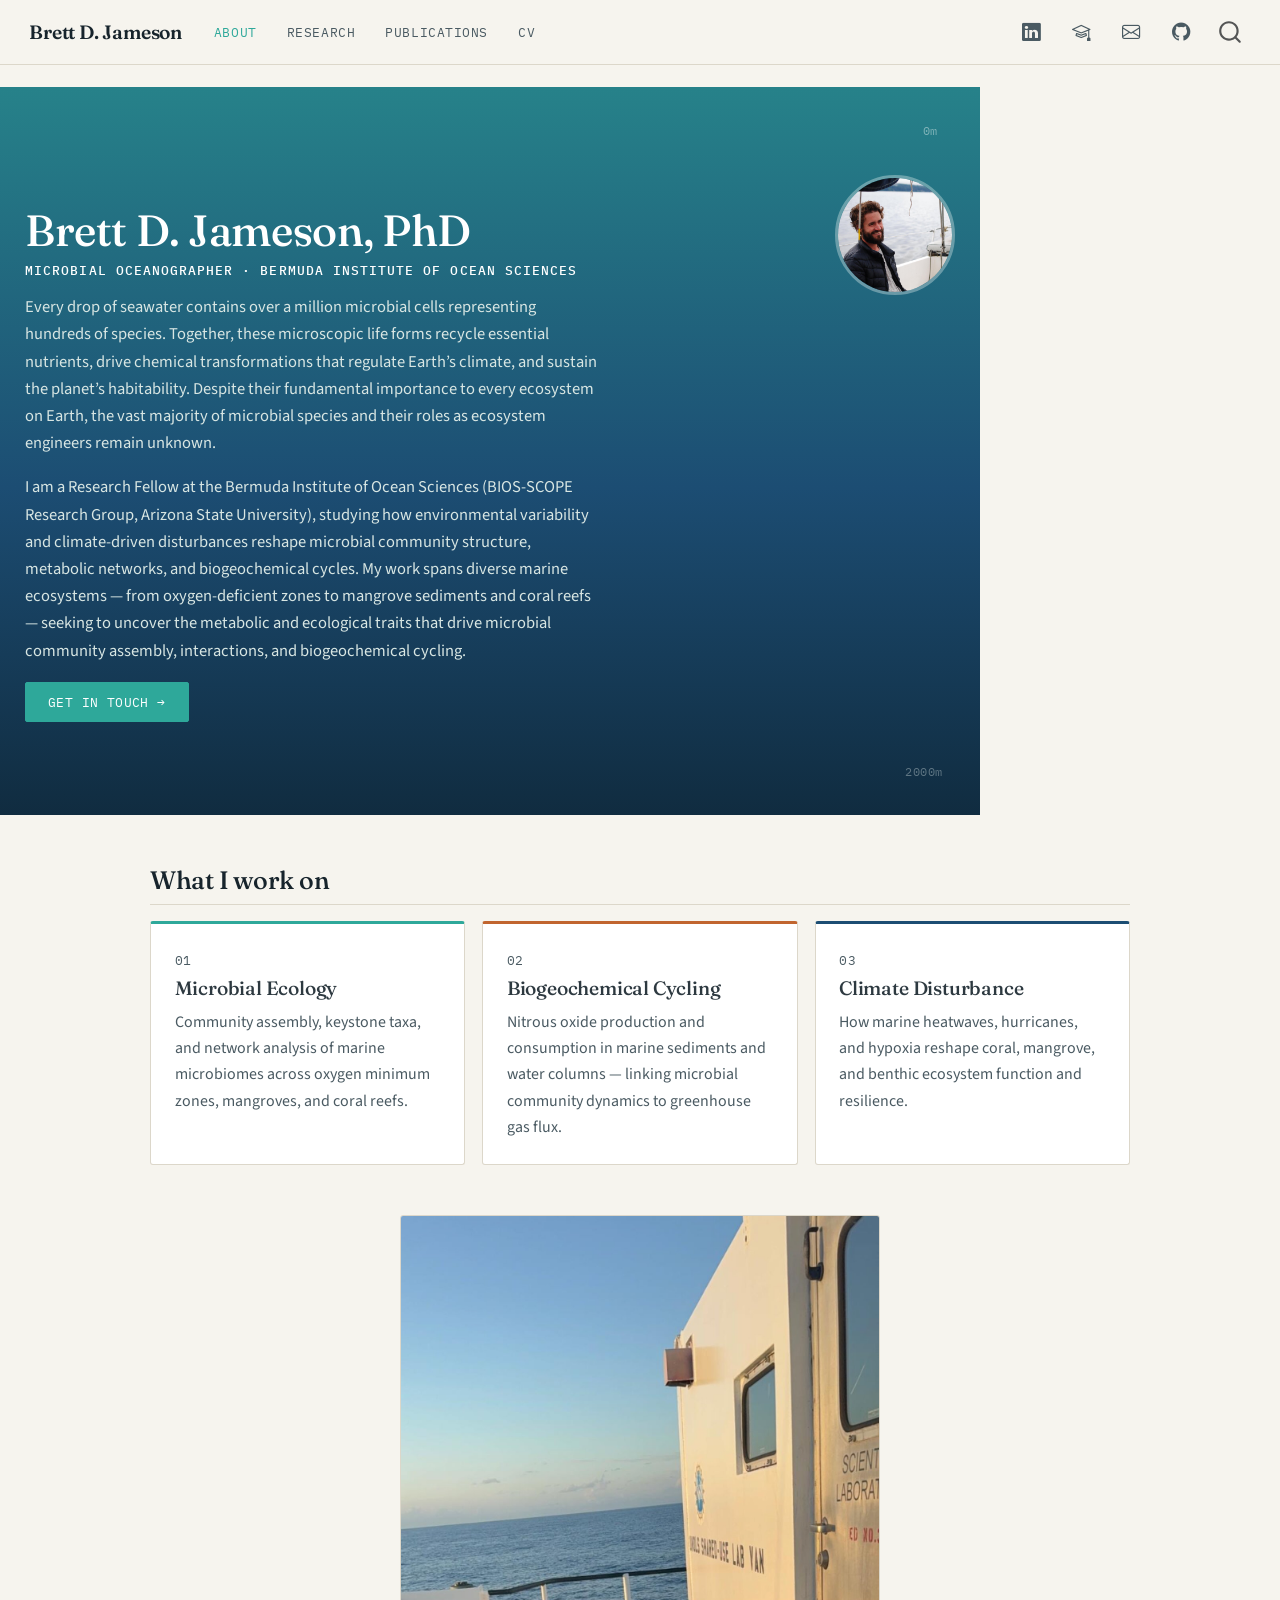
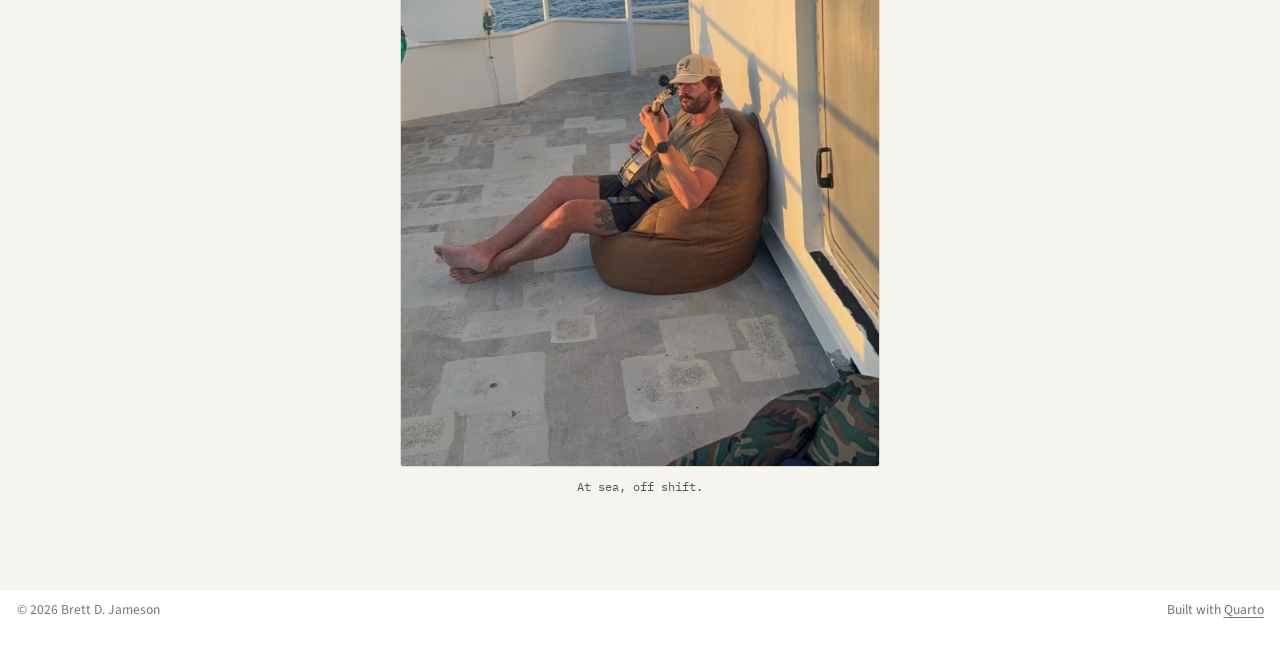
<file: index.html>
<!DOCTYPE html>
<html xmlns="http://www.w3.org/1999/xhtml" lang="en" xml:lang="en"><head>

<meta charset="utf-8">
<meta name="generator" content="quarto-1.10.18">

<meta name="viewport" content="width=device-width, initial-scale=1.0, user-scalable=yes">


<title>Brett D. Jameson</title>
<style>
/* Default styles provided by pandoc.
** See https://pandoc.org/MANUAL.html#variables-for-html for config info.
*/
span.smallcaps{font-variant: small-caps;}
div.columns{display: flex; gap: 1.5em;}
div.column{flex: auto;}
@media screen {
div.columns{gap: min(4vw, 1.5em);}
div.column{overflow-x: auto;}
}
div.hanging-indent{margin-left: 1.5em; text-indent: -1.5em;}
ul.task-list{list-style: none;}
ul.task-list li input[type="checkbox"] {
  width: 0.8em;
  margin: 0 0.8em 0.2em -1em; /* quarto-specific, see https://github.com/quarto-dev/quarto-cli/issues/4556 */ 
  vertical-align: middle;
}
</style>


<script src="site_libs/quarto-nav/quarto-nav.js"></script>
<script src="site_libs/quarto-nav/headroom.min.js"></script>
<script src="site_libs/clipboard/clipboard.min.js"></script>
<script src="site_libs/quarto-search/autocomplete.umd.js"></script>
<script src="site_libs/quarto-search/fuse.min.js"></script>
<script src="site_libs/quarto-search/quarto-search.js"></script>
<meta name="quarto:offset" content="./">
<script src="site_libs/quarto-html/quarto.js" type="module"></script>
<script src="site_libs/quarto-html/tabsets/tabsets.js" type="module"></script>
<script src="site_libs/quarto-html/popper.min.js"></script>
<script src="site_libs/quarto-html/tippy.umd.min.js"></script>
<script src="site_libs/quarto-html/anchor.min.js"></script>
<link href="site_libs/quarto-html/tippy.css" rel="stylesheet">
<link href="site_libs/quarto-html/quarto-syntax-highlighting-64a204ab8560d761af7679ceaba22944.css" rel="stylesheet" id="quarto-text-highlighting-styles">
<script src="site_libs/bootstrap/bootstrap.min.js"></script>
<link href="site_libs/bootstrap/bootstrap-icons.css" rel="stylesheet">
<link href="site_libs/bootstrap/bootstrap-6ebe3ff65dfa94c96193205f8a1ad1b6.min.css" rel="stylesheet" append-hash="true" id="quarto-bootstrap" data-mode="light">
<script id="quarto-search-options" type="application/json">{
  "location": "navbar",
  "copy-button": false,
  "collapse-after": 3,
  "panel-placement": "end",
  "type": "overlay",
  "limit": 50,
  "keyboard-shortcut": [
    "f",
    "/",
    "s"
  ],
  "show-item-context": false,
  "language": {
    "search-no-results-text": "No results",
    "search-matching-documents-text": "matching documents",
    "search-copy-link-title": "Copy link to search",
    "search-hide-matches-text": "Hide additional matches",
    "search-more-match-text": "more match in this document",
    "search-more-matches-text": "more matches in this document",
    "search-clear-button-title": "Clear",
    "search-text-placeholder": "",
    "search-detached-cancel-button-title": "Cancel",
    "search-submit-button-title": "Submit",
    "search-label": "Search"
  }
}</script>


<link rel="stylesheet" href="styles.css">
</head>

<body class="nav-fixed quarto-light">

<div id="quarto-search-results"></div>
  <header id="quarto-header" class="headroom fixed-top">
    <nav class="navbar navbar-expand-lg " data-bs-theme="dark">
      <div class="navbar-container container-fluid">
      <div class="navbar-brand-container mx-auto">
    <a class="navbar-brand" href="./index.html">
    <span class="navbar-title">Brett D. Jameson</span>
    </a>
  </div>
            <div id="quarto-search" class="" title="Search"></div>
          <button class="navbar-toggler" type="button" data-bs-toggle="collapse" data-bs-target="#navbarCollapse" aria-controls="navbarCollapse" role="menu" aria-expanded="false" aria-label="Toggle navigation" onclick="if (window.quartoToggleHeadroom) { window.quartoToggleHeadroom(); }">
  <span class="navbar-toggler-icon"></span>
</button>
          <div class="collapse navbar-collapse" id="navbarCollapse">
            <ul class="navbar-nav navbar-nav-scroll me-auto">
  <li class="nav-item">
    <a class="nav-link active" href="./index.html" aria-current="page"> 
<span class="menu-text">About</span></a>
  </li>  
  <li class="nav-item">
    <a class="nav-link" href="./research.html"> 
<span class="menu-text">Research</span></a>
  </li>  
  <li class="nav-item">
    <a class="nav-link" href="./publications.html"> 
<span class="menu-text">Publications</span></a>
  </li>  
  <li class="nav-item">
    <a class="nav-link" href="./cv.html"> 
<span class="menu-text">CV</span></a>
  </li>  
</ul>
            <ul class="navbar-nav navbar-nav-scroll ms-auto">
  <li class="nav-item compact">
    <a class="nav-link" href="https://www.linkedin.com/in/brett-jameson-phd-60123813a/"> <i class="bi bi-linkedin" role="img" aria-label="LinkedIn">
</i> 
<span class="menu-text"></span></a>
  </li>  
  <li class="nav-item compact">
    <a class="nav-link" href="https://scholar.google.com/citations?user=F9emOLIAAAAJ&amp;hl=en"> <i class="bi bi-mortarboard" role="img" aria-label="Google Scholar">
</i> 
<span class="menu-text"></span></a>
  </li>  
  <li class="nav-item compact">
    <a class="nav-link" href="mailto:brett.jameson@bios.asu.edu"> <i class="bi bi-envelope" role="img" aria-label="Email">
</i> 
<span class="menu-text"></span></a>
  </li>  
  <li class="nav-item compact">
    <a class="nav-link" href="https://github.com/bdjameson"> <i class="bi bi-github" role="img" aria-label="GitHub">
</i> 
<span class="menu-text"></span></a>
  </li>  
</ul>
          </div> <!-- /navcollapse -->
            <div class="quarto-navbar-tools">
</div>
      </div> <!-- /container-fluid -->
    </nav>
</header>
<!-- content -->
<div id="quarto-content" class="quarto-container page-columns page-rows-contents page-layout-full page-navbar">
<!-- sidebar -->
<!-- margin-sidebar -->
    
<!-- main -->
<main class="content column-page" id="quarto-document-content"><header id="title-block-header" class="quarto-title-block"></header>




<div class="hero">
<p><img src="images/portrait.jpg" alt="Brett Jameson" class="hero-portrait"></p>
<section id="brett-d.-jameson-phd" class="level1">
<h1>Brett D. Jameson, PhD</h1>
<p><strong>Microbial Oceanographer · Bermuda Institute of Ocean Sciences</strong></p>
<p>Every drop of seawater contains over a million microbial cells representing hundreds of species. Together, these microscopic life forms recycle essential nutrients, drive chemical transformations that regulate Earth’s climate, and sustain the planet’s habitability. Despite their fundamental importance to every ecosystem on Earth, the vast majority of microbial species and their roles as ecosystem engineers remain unknown.</p>
<p>I am a Research Fellow at the Bermuda Institute of Ocean Sciences (BIOS-SCOPE Research Group, Arizona State University), studying how environmental variability and climate-driven disturbances reshape microbial community structure, metabolic networks, and biogeochemical cycles. My work spans diverse marine ecosystems — from oxygen-deficient zones to mangrove sediments and coral reefs — seeking to uncover the metabolic and ecological traits that drive microbial community assembly, interactions, and biogeochemical cycling.</p>
<p><a href="mailto:brett.jameson@bios.asu.edu" class="btn btn-primary">Get in touch →</a></p>
</section>
</div>
<section id="what-i-work-on" class="level2">
<h2 class="anchored" data-anchor-id="what-i-work-on">What I work on</h2>
<div class="grid">
<div class="g-col-4">
<p><span class="card-index">01</span></p>
<section id="microbial-ecology" class="level3">
<h3 class="anchored" data-anchor-id="microbial-ecology">Microbial Ecology</h3>
<p>Community assembly, keystone taxa, and network analysis of marine microbiomes across oxygen minimum zones, mangroves, and coral reefs.</p>
</section>
</div>
<div class="g-col-4">
<p><span class="card-index">02</span></p>
<section id="biogeochemical-cycling" class="level3">
<h3 class="anchored" data-anchor-id="biogeochemical-cycling">Biogeochemical Cycling</h3>
<p>Nitrous oxide production and consumption in marine sediments and water columns — linking microbial community dynamics to greenhouse gas flux.</p>
</section>
</div>
<div class="g-col-4">
<p><span class="card-index">03</span></p>
<section id="climate-disturbance" class="level3">
<h3 class="anchored" data-anchor-id="climate-disturbance">Climate Disturbance</h3>
<p>How marine heatwaves, hurricanes, and hypoxia reshape coral, mangrove, and benthic ecosystem function and resilience.</p>
</section>
</div>
</div>
<figure class="closer-figure figure">
<img src="images/ukulele.jpg" alt="Playing ukulele on deck at sunset" class="figure-img">
<figcaption>
At sea, off shift.
</figcaption>
</figure>


</section>

</main> <!-- /main -->
<script id="quarto-html-after-body" type="application/javascript">
  window.document.addEventListener("DOMContentLoaded", function (event) {
    const icon = "";
    const anchorJS = new window.AnchorJS();
    anchorJS.options = {
      placement: 'right',
      icon: icon
    };
    anchorJS.add('.anchored');
    const isCodeAnnotation = (el) => {
      for (const clz of el.classList) {
        if (clz.startsWith('code-annotation-')) {                     
          return true;
        }
      }
      return false;
    }
    const onCopySuccess = function(e) {
      // button target
      const button = e.trigger;
      // don't keep focus
      button.blur();
      // flash "checked"
      button.classList.add('code-copy-button-checked');
      var currentTitle = button.getAttribute("title");
      button.setAttribute("title", "Copied!");
      let tooltip;
      if (window.bootstrap) {
        button.setAttribute("data-bs-toggle", "tooltip");
        button.setAttribute("data-bs-placement", "left");
        button.setAttribute("data-bs-title", "Copied!");
        tooltip = new bootstrap.Tooltip(button, 
          { trigger: "manual", 
            customClass: "code-copy-button-tooltip",
            offset: [0, -8]});
        tooltip.show();    
      }
      setTimeout(function() {
        if (tooltip) {
          tooltip.hide();
          button.removeAttribute("data-bs-title");
          button.removeAttribute("data-bs-toggle");
          button.removeAttribute("data-bs-placement");
        }
        button.setAttribute("title", currentTitle);
        button.classList.remove('code-copy-button-checked');
      }, 1000);
      // clear code selection
      e.clearSelection();
    }
    const getTextToCopy = function(trigger) {
      const outerScaffold = trigger.parentElement.cloneNode(true);
      const codeEl = outerScaffold.querySelector('code');
      for (const childEl of codeEl.children) {
        if (isCodeAnnotation(childEl)) {
          childEl.remove();
        }
      }
      return codeEl.innerText;
    }
    const clipboard = new window.ClipboardJS('.code-copy-button:not([data-in-quarto-modal])', {
      text: getTextToCopy
    });
    clipboard.on('success', onCopySuccess);
    if (window.document.getElementById('quarto-embedded-source-code-modal')) {
      const clipboardModal = new window.ClipboardJS('.code-copy-button[data-in-quarto-modal]', {
        text: getTextToCopy,
        container: window.document.getElementById('quarto-embedded-source-code-modal')
      });
      clipboardModal.on('success', onCopySuccess);
    }
      var localhostRegex = new RegExp(/^(?:http|https):\/\/localhost\:?[0-9]*\//);
      var mailtoRegex = new RegExp(/^mailto:/);
        var filterRegex = new RegExp('/' + window.location.host + '/');
      var isInternal = (href) => {
          return filterRegex.test(href) || localhostRegex.test(href) || mailtoRegex.test(href);
      }
      // Inspect non-navigation links and adorn them if external
     var links = window.document.querySelectorAll('a[href]:not(.nav-link):not(.navbar-brand):not(.toc-action):not(.sidebar-link):not(.sidebar-item-toggle):not(.pagination-link):not(.no-external):not([aria-hidden]):not(.dropdown-item):not(.quarto-navigation-tool):not(.about-link)');
      for (var i=0; i<links.length; i++) {
        const link = links[i];
        if (!isInternal(link.href)) {
          // undo the damage that might have been done by quarto-nav.js in the case of
          // links that we want to consider external
          if (link.dataset.originalHref !== undefined) {
            link.href = link.dataset.originalHref;
          }
        }
      }
    function tippyHover(el, contentFn, onTriggerFn, onUntriggerFn) {
      const config = {
        allowHTML: true,
        maxWidth: 500,
        delay: 100,
        arrow: false,
        appendTo: function(el) {
            return el.parentElement;
        },
        interactive: true,
        interactiveBorder: 10,
        theme: 'quarto',
        placement: 'bottom-start',
      };
      if (contentFn) {
        config.content = contentFn;
      }
      if (onTriggerFn) {
        config.onTrigger = onTriggerFn;
      }
      if (onUntriggerFn) {
        config.onUntrigger = onUntriggerFn;
      }
      window.tippy(el, config); 
    }
    const noterefs = window.document.querySelectorAll('a[role="doc-noteref"]');
    for (var i=0; i<noterefs.length; i++) {
      const ref = noterefs[i];
      tippyHover(ref, function() {
        // use id or data attribute instead here
        let href = ref.getAttribute('data-footnote-href') || ref.getAttribute('href');
        try { href = new URL(href).hash; } catch {}
        const id = href.replace(/^#\/?/, "");
        const note = window.document.getElementById(id);
        if (note) {
          return note.innerHTML;
        } else {
          return "";
        }
      });
    }
    const xrefs = window.document.querySelectorAll('a.quarto-xref');
    const processXRef = (id, note) => {
      // Strip column container classes
      const stripColumnClz = (el) => {
        el.classList.remove("page-full", "page-columns");
        if (el.children) {
          for (const child of el.children) {
            stripColumnClz(child);
          }
        }
      }
      stripColumnClz(note)
      if (id === null || id.startsWith('sec-')) {
        // Special case sections, only their first couple elements
        const container = document.createElement("div");
        if (note.children && note.children.length > 2) {
          container.appendChild(note.children[0].cloneNode(true));
          for (let i = 1; i < note.children.length; i++) {
            const child = note.children[i];
            if (child.tagName === "P" && child.innerText === "") {
              continue;
            } else {
              container.appendChild(child.cloneNode(true));
              break;
            }
          }
          if (window.Quarto?.typesetMath) {
            window.Quarto.typesetMath(container);
          }
          return container.innerHTML
        } else {
          if (window.Quarto?.typesetMath) {
            window.Quarto.typesetMath(note);
          }
          return note.innerHTML;
        }
      } else {
        // Remove any anchor links if they are present
        const anchorLink = note.querySelector('a.anchorjs-link');
        if (anchorLink) {
          anchorLink.remove();
        }
        if (window.Quarto?.typesetMath) {
          window.Quarto.typesetMath(note);
        }
        if (note.classList.contains("callout")) {
          return note.outerHTML;
        } else {
          return note.innerHTML;
        }
      }
    }
    for (var i=0; i<xrefs.length; i++) {
      const xref = xrefs[i];
      tippyHover(xref, undefined, function(instance) {
        instance.disable();
        let url = xref.getAttribute('href');
        let hash = undefined; 
        if (url.startsWith('#')) {
          hash = url;
        } else {
          try { hash = new URL(url).hash; } catch {}
        }
        if (hash) {
          const id = hash.replace(/^#\/?/, "");
          const note = window.document.getElementById(id);
          if (note !== null) {
            try {
              const html = processXRef(id, note.cloneNode(true));
              instance.setContent(html);
            } finally {
              instance.enable();
              instance.show();
            }
          } else {
            // See if we can fetch this
            fetch(url.split('#')[0])
            .then(res => res.text())
            .then(html => {
              const parser = new DOMParser();
              const htmlDoc = parser.parseFromString(html, "text/html");
              const note = htmlDoc.getElementById(id);
              if (note !== null) {
                const html = processXRef(id, note);
                instance.setContent(html);
              } 
            }).finally(() => {
              instance.enable();
              instance.show();
            });
          }
        } else {
          // See if we can fetch a full url (with no hash to target)
          // This is a special case and we should probably do some content thinning / targeting
          fetch(url)
          .then(res => res.text())
          .then(html => {
            const parser = new DOMParser();
            const htmlDoc = parser.parseFromString(html, "text/html");
            const note = htmlDoc.querySelector('main.content');
            if (note !== null) {
              // This should only happen for chapter cross references
              // (since there is no id in the URL)
              // remove the first header
              if (note.children.length > 0 && note.children[0].tagName === "HEADER") {
                note.children[0].remove();
              }
              const html = processXRef(null, note);
              instance.setContent(html);
            } 
          }).finally(() => {
            instance.enable();
            instance.show();
          });
        }
      }, function(instance) {
      });
    }
        let selectedAnnoteEl;
        const selectorForAnnotation = ( cell, annotation) => {
          let cellAttr = 'data-code-cell="' + cell + '"';
          let lineAttr = 'data-code-annotation="' +  annotation + '"';
          const selector = 'span[' + cellAttr + '][' + lineAttr + ']';
          return selector;
        }
        const selectCodeLines = (annoteEl) => {
          const doc = window.document;
          const targetCell = annoteEl.getAttribute("data-target-cell");
          const targetAnnotation = annoteEl.getAttribute("data-target-annotation");
          const annoteSpan = window.document.querySelector(selectorForAnnotation(targetCell, targetAnnotation));
          const lines = annoteSpan.getAttribute("data-code-lines").split(",");
          const lineIds = lines.map((line) => {
            return targetCell + "-" + line;
          })
          let top = null;
          let height = null;
          let parent = null;
          if (lineIds.length > 0) {
              //compute the position of the single el (top and bottom and make a div)
              const el = window.document.getElementById(lineIds[0]);
              top = el.offsetTop;
              height = el.offsetHeight;
              parent = el.parentElement.parentElement;
            if (lineIds.length > 1) {
              const lastEl = window.document.getElementById(lineIds[lineIds.length - 1]);
              const bottom = lastEl.offsetTop + lastEl.offsetHeight;
              height = bottom - top;
            }
            if (top !== null && height !== null && parent !== null) {
              // cook up a div (if necessary) and position it 
              let div = window.document.getElementById("code-annotation-line-highlight");
              if (div === null) {
                div = window.document.createElement("div");
                div.setAttribute("id", "code-annotation-line-highlight");
                div.style.position = 'absolute';
                parent.appendChild(div);
              }
              div.style.top = top - 2 + "px";
              div.style.height = height + 4 + "px";
              div.style.left = 0;
              let gutterDiv = window.document.getElementById("code-annotation-line-highlight-gutter");
              if (gutterDiv === null) {
                gutterDiv = window.document.createElement("div");
                gutterDiv.setAttribute("id", "code-annotation-line-highlight-gutter");
                gutterDiv.style.position = 'absolute';
                const codeCell = window.document.getElementById(targetCell);
                const gutter = codeCell.querySelector('.code-annotation-gutter');
                gutter.appendChild(gutterDiv);
              }
              gutterDiv.style.top = top - 2 + "px";
              gutterDiv.style.height = height + 4 + "px";
            }
            selectedAnnoteEl = annoteEl;
          }
        };
        const unselectCodeLines = () => {
          const elementsIds = ["code-annotation-line-highlight", "code-annotation-line-highlight-gutter"];
          elementsIds.forEach((elId) => {
            const div = window.document.getElementById(elId);
            if (div) {
              div.remove();
            }
          });
          selectedAnnoteEl = undefined;
        };
          // Handle positioning of the toggle
      window.addEventListener(
        "resize",
        throttle(() => {
          elRect = undefined;
          if (selectedAnnoteEl) {
            selectCodeLines(selectedAnnoteEl);
          }
        }, 10)
      );
      function throttle(fn, ms) {
      let throttle = false;
      let timer;
        return (...args) => {
          if(!throttle) { // first call gets through
              fn.apply(this, args);
              throttle = true;
          } else { // all the others get throttled
              if(timer) clearTimeout(timer); // cancel #2
              timer = setTimeout(() => {
                fn.apply(this, args);
                timer = throttle = false;
              }, ms);
          }
        };
      }
        // Attach click handler to the DT
        const annoteDls = window.document.querySelectorAll('dt[data-target-cell]');
        for (const annoteDlNode of annoteDls) {
          annoteDlNode.addEventListener('click', (event) => {
            const clickedEl = event.target;
            if (clickedEl !== selectedAnnoteEl) {
              unselectCodeLines();
              const activeEl = window.document.querySelector('dt[data-target-cell].code-annotation-active');
              if (activeEl) {
                activeEl.classList.remove('code-annotation-active');
              }
              selectCodeLines(clickedEl);
              clickedEl.classList.add('code-annotation-active');
            } else {
              // Unselect the line
              unselectCodeLines();
              clickedEl.classList.remove('code-annotation-active');
            }
          });
        }
    const findCites = (el) => {
      const parentEl = el.parentElement;
      if (parentEl) {
        const cites = parentEl.dataset.cites;
        if (cites) {
          return {
            el,
            cites: cites.split(' ')
          };
        } else {
          return findCites(el.parentElement)
        }
      } else {
        return undefined;
      }
    };
    var bibliorefs = window.document.querySelectorAll('a[role="doc-biblioref"]');
    for (var i=0; i<bibliorefs.length; i++) {
      const ref = bibliorefs[i];
      const citeInfo = findCites(ref);
      if (citeInfo) {
        tippyHover(citeInfo.el, function() {
          var popup = window.document.createElement('div');
          citeInfo.cites.forEach(function(cite) {
            var citeDiv = window.document.createElement('div');
            citeDiv.classList.add('hanging-indent');
            citeDiv.classList.add('csl-entry');
            var biblioDiv = window.document.getElementById('ref-' + cite);
            if (biblioDiv) {
              citeDiv.innerHTML = biblioDiv.innerHTML;
            }
            popup.appendChild(citeDiv);
          });
          return popup.innerHTML;
        });
      }
    }
  });
  </script>
</div> <!-- /content -->
<footer class="footer">
  <div class="nav-footer">
    <div class="nav-footer-left">
<p>© 2026 Brett D. Jameson</p>
</div>   
    <div class="nav-footer-center">
      &nbsp;
    </div>
    <div class="nav-footer-right">
<p>Built with <a href="https://quarto.org">Quarto</a></p>
</div>
  </div>
</footer>




</body></html>
</file>
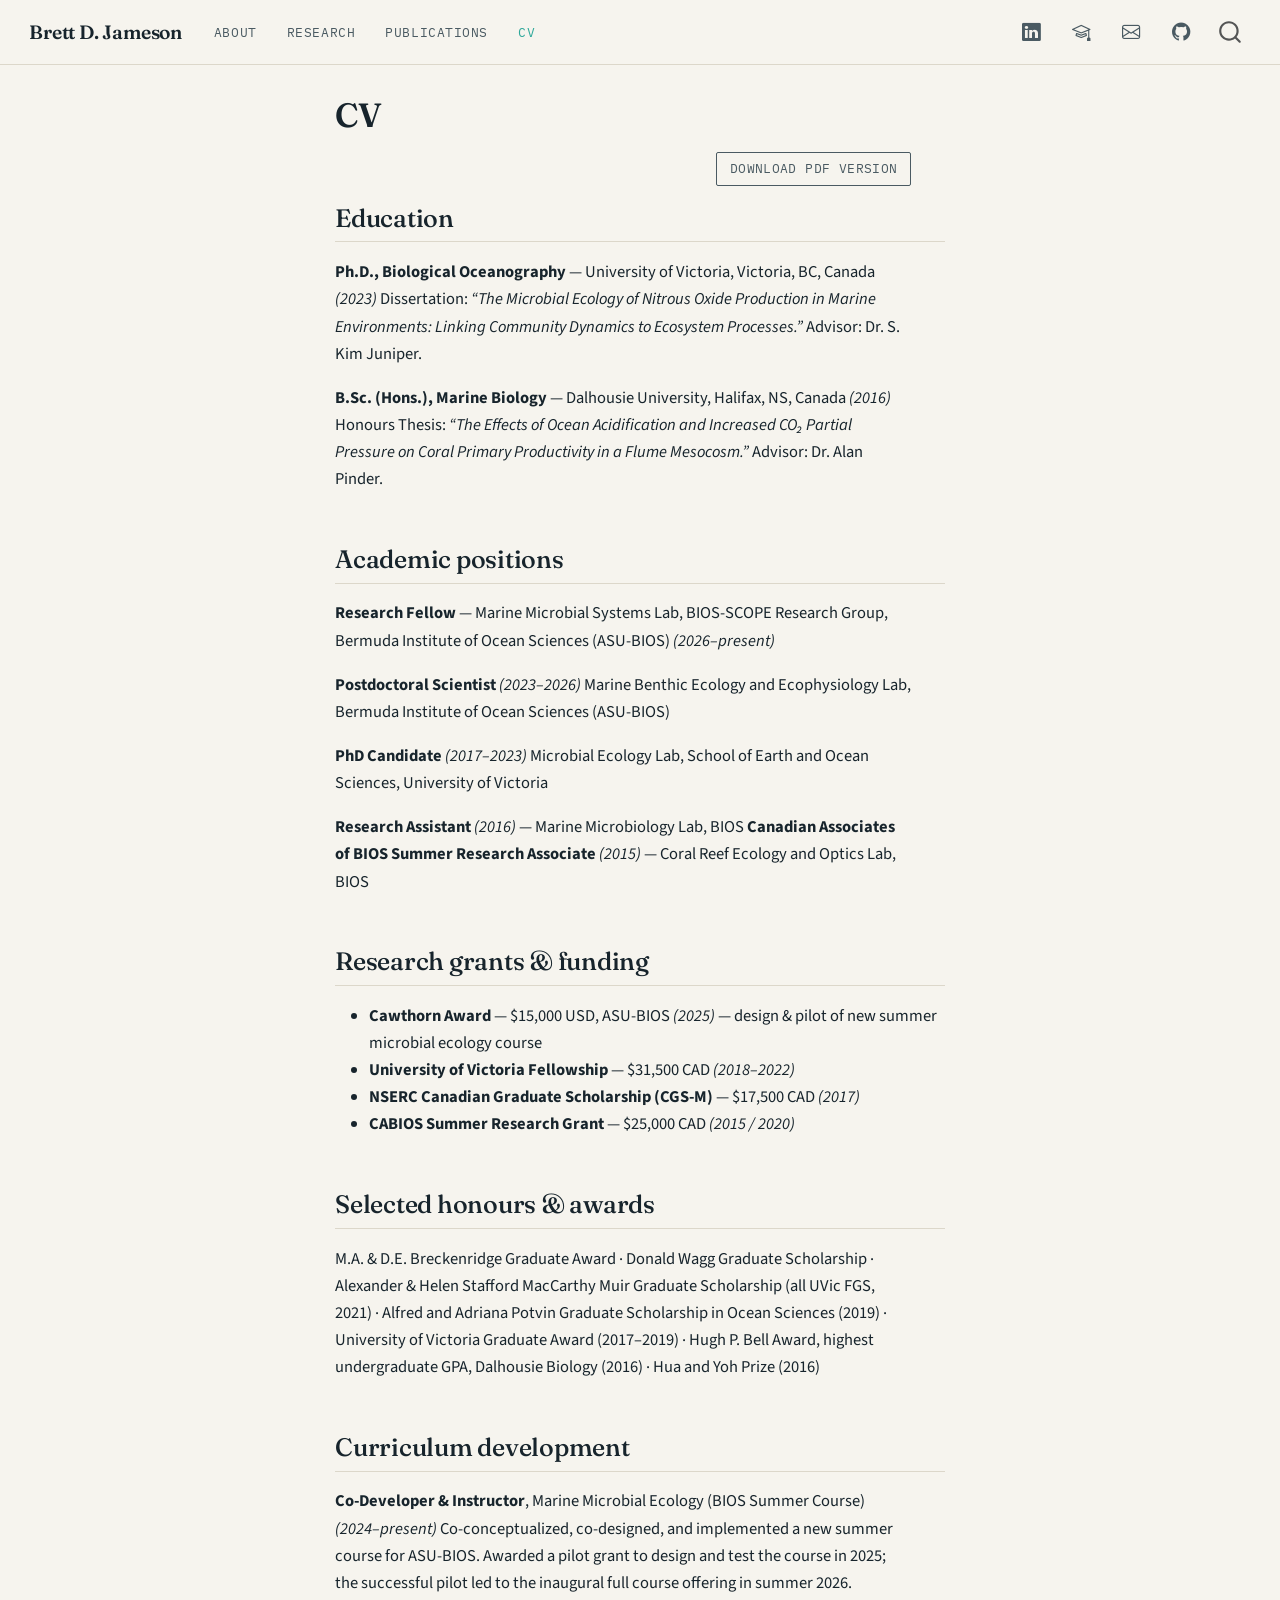
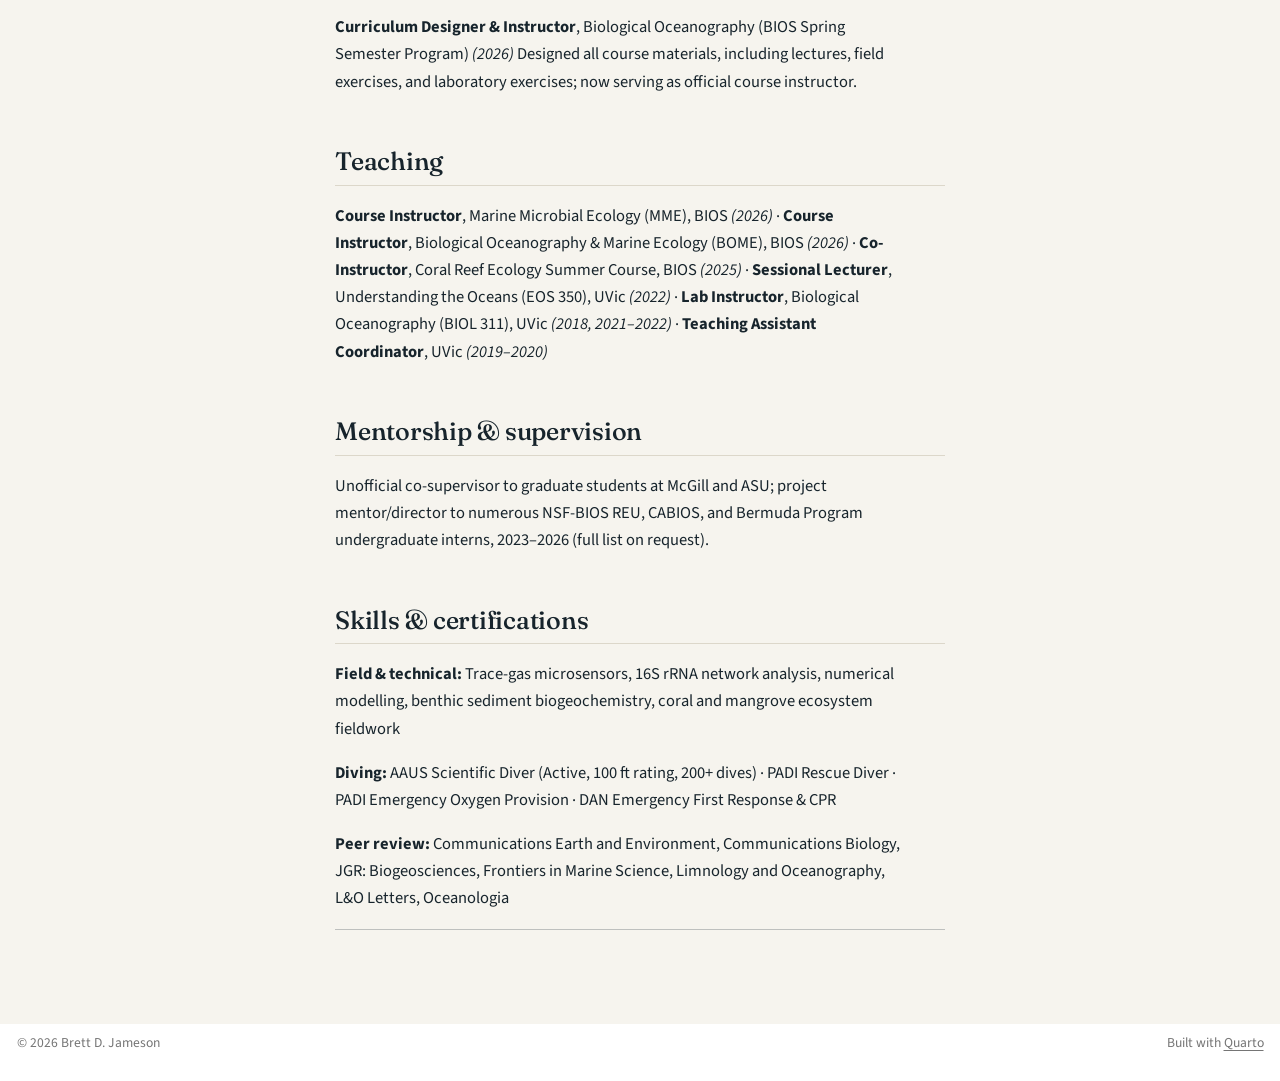
<file: cv.html>
<!DOCTYPE html>
<html xmlns="http://www.w3.org/1999/xhtml" lang="en" xml:lang="en"><head>

<meta charset="utf-8">
<meta name="generator" content="quarto-1.10.18">

<meta name="viewport" content="width=device-width, initial-scale=1.0, user-scalable=yes">


<title>CV – Brett D. Jameson</title>
<style>
/* Default styles provided by pandoc.
** See https://pandoc.org/MANUAL.html#variables-for-html for config info.
*/
span.smallcaps{font-variant: small-caps;}
div.columns{display: flex; gap: 1.5em;}
div.column{flex: auto;}
@media screen {
div.columns{gap: min(4vw, 1.5em);}
div.column{overflow-x: auto;}
}
div.hanging-indent{margin-left: 1.5em; text-indent: -1.5em;}
ul.task-list{list-style: none;}
ul.task-list li input[type="checkbox"] {
  width: 0.8em;
  margin: 0 0.8em 0.2em -1em; /* quarto-specific, see https://github.com/quarto-dev/quarto-cli/issues/4556 */ 
  vertical-align: middle;
}
</style>


<script src="site_libs/quarto-nav/quarto-nav.js"></script>
<script src="site_libs/quarto-nav/headroom.min.js"></script>
<script src="site_libs/clipboard/clipboard.min.js"></script>
<script src="site_libs/quarto-search/autocomplete.umd.js"></script>
<script src="site_libs/quarto-search/fuse.min.js"></script>
<script src="site_libs/quarto-search/quarto-search.js"></script>
<meta name="quarto:offset" content="./">
<script src="site_libs/quarto-html/quarto.js" type="module"></script>
<script src="site_libs/quarto-html/tabsets/tabsets.js" type="module"></script>
<script src="site_libs/quarto-html/popper.min.js"></script>
<script src="site_libs/quarto-html/tippy.umd.min.js"></script>
<script src="site_libs/quarto-html/anchor.min.js"></script>
<link href="site_libs/quarto-html/tippy.css" rel="stylesheet">
<link href="site_libs/quarto-html/quarto-syntax-highlighting-64a204ab8560d761af7679ceaba22944.css" rel="stylesheet" id="quarto-text-highlighting-styles">
<script src="site_libs/bootstrap/bootstrap.min.js"></script>
<link href="site_libs/bootstrap/bootstrap-icons.css" rel="stylesheet">
<link href="site_libs/bootstrap/bootstrap-6ebe3ff65dfa94c96193205f8a1ad1b6.min.css" rel="stylesheet" append-hash="true" id="quarto-bootstrap" data-mode="light">
<script id="quarto-search-options" type="application/json">{
  "location": "navbar",
  "copy-button": false,
  "collapse-after": 3,
  "panel-placement": "end",
  "type": "overlay",
  "limit": 50,
  "keyboard-shortcut": [
    "f",
    "/",
    "s"
  ],
  "show-item-context": false,
  "language": {
    "search-no-results-text": "No results",
    "search-matching-documents-text": "matching documents",
    "search-copy-link-title": "Copy link to search",
    "search-hide-matches-text": "Hide additional matches",
    "search-more-match-text": "more match in this document",
    "search-more-matches-text": "more matches in this document",
    "search-clear-button-title": "Clear",
    "search-text-placeholder": "",
    "search-detached-cancel-button-title": "Cancel",
    "search-submit-button-title": "Submit",
    "search-label": "Search"
  }
}</script>


<link rel="stylesheet" href="styles.css">
</head>

<body class="nav-fixed quarto-light">

<div id="quarto-search-results"></div>
  <header id="quarto-header" class="headroom fixed-top">
    <nav class="navbar navbar-expand-lg " data-bs-theme="dark">
      <div class="navbar-container container-fluid">
      <div class="navbar-brand-container mx-auto">
    <a class="navbar-brand" href="./index.html">
    <span class="navbar-title">Brett D. Jameson</span>
    </a>
  </div>
            <div id="quarto-search" class="" title="Search"></div>
          <button class="navbar-toggler" type="button" data-bs-toggle="collapse" data-bs-target="#navbarCollapse" aria-controls="navbarCollapse" role="menu" aria-expanded="false" aria-label="Toggle navigation" onclick="if (window.quartoToggleHeadroom) { window.quartoToggleHeadroom(); }">
  <span class="navbar-toggler-icon"></span>
</button>
          <div class="collapse navbar-collapse" id="navbarCollapse">
            <ul class="navbar-nav navbar-nav-scroll me-auto">
  <li class="nav-item">
    <a class="nav-link" href="./index.html"> 
<span class="menu-text">About</span></a>
  </li>  
  <li class="nav-item">
    <a class="nav-link" href="./research.html"> 
<span class="menu-text">Research</span></a>
  </li>  
  <li class="nav-item">
    <a class="nav-link" href="./publications.html"> 
<span class="menu-text">Publications</span></a>
  </li>  
  <li class="nav-item">
    <a class="nav-link active" href="./cv.html" aria-current="page"> 
<span class="menu-text">CV</span></a>
  </li>  
</ul>
            <ul class="navbar-nav navbar-nav-scroll ms-auto">
  <li class="nav-item compact">
    <a class="nav-link" href="https://www.linkedin.com/in/brett-jameson-phd-60123813a/"> <i class="bi bi-linkedin" role="img" aria-label="LinkedIn">
</i> 
<span class="menu-text"></span></a>
  </li>  
  <li class="nav-item compact">
    <a class="nav-link" href="https://scholar.google.com/citations?user=F9emOLIAAAAJ&amp;hl=en"> <i class="bi bi-mortarboard" role="img" aria-label="Google Scholar">
</i> 
<span class="menu-text"></span></a>
  </li>  
  <li class="nav-item compact">
    <a class="nav-link" href="mailto:brett.jameson@bios.asu.edu"> <i class="bi bi-envelope" role="img" aria-label="Email">
</i> 
<span class="menu-text"></span></a>
  </li>  
  <li class="nav-item compact">
    <a class="nav-link" href="https://github.com/bdjameson"> <i class="bi bi-github" role="img" aria-label="GitHub">
</i> 
<span class="menu-text"></span></a>
  </li>  
</ul>
          </div> <!-- /navcollapse -->
            <div class="quarto-navbar-tools">
</div>
      </div> <!-- /container-fluid -->
    </nav>
</header>
<!-- content -->
<div id="quarto-content" class="quarto-container page-columns page-rows-contents page-layout-full page-navbar">
<!-- sidebar -->
<!-- margin-sidebar -->
    
<!-- main -->
<main class="content column-page" id="quarto-document-content">

<header id="title-block-header" class="quarto-title-block default">
<div class="quarto-title">
<h1 class="title">CV</h1>
</div>



<div class="quarto-title-meta column-page">

    
  
    
  </div>
  


</header>


<div style="text-align:right; margin-bottom: 1em;">
<p><a href="cv.pdf" class="btn btn-outline-secondary" role="button">Download PDF version</a></p>
</div>
<section id="education" class="level2">
<h2 class="anchored" data-anchor-id="education">Education</h2>
<p><strong>Ph.D., Biological Oceanography</strong> — University of Victoria, Victoria, BC, Canada <em>(2023)</em> Dissertation: <em>“The Microbial Ecology of Nitrous Oxide Production in Marine Environments: Linking Community Dynamics to Ecosystem Processes.”</em> Advisor: Dr.&nbsp;S. Kim Juniper.</p>
<p><strong>B.Sc. (Hons.), Marine Biology</strong> — Dalhousie University, Halifax, NS, Canada <em>(2016)</em> Honours Thesis: <em>“The Effects of Ocean Acidification and Increased CO₂ Partial Pressure on Coral Primary Productivity in a Flume Mesocosm.”</em> Advisor: Dr.&nbsp;Alan Pinder.</p>
</section>
<section id="academic-positions" class="level2">
<h2 class="anchored" data-anchor-id="academic-positions">Academic positions</h2>
<p><strong>Research Fellow</strong> — Marine Microbial Systems Lab, BIOS-SCOPE Research Group, Bermuda Institute of Ocean Sciences (ASU-BIOS) <em>(2026–present)</em></p>
<p><strong>Postdoctoral Scientist</strong> <em>(2023–2026)</em> Marine Benthic Ecology and Ecophysiology Lab, Bermuda Institute of Ocean Sciences (ASU-BIOS)</p>
<p><strong>PhD Candidate</strong> <em>(2017–2023)</em> Microbial Ecology Lab, School of Earth and Ocean Sciences, University of Victoria</p>
<p><strong>Research Assistant</strong> <em>(2016)</em> — Marine Microbiology Lab, BIOS <strong>Canadian Associates of BIOS Summer Research Associate</strong> <em>(2015)</em> — Coral Reef Ecology and Optics Lab, BIOS</p>
</section>
<section id="research-grants-funding" class="level2">
<h2 class="anchored" data-anchor-id="research-grants-funding">Research grants &amp; funding</h2>
<ul>
<li><strong>Cawthorn Award</strong> — $15,000 USD, ASU-BIOS <em>(2025)</em> — design &amp; pilot of new summer microbial ecology course</li>
<li><strong>University of Victoria Fellowship</strong> — $31,500 CAD <em>(2018–2022)</em></li>
<li><strong>NSERC Canadian Graduate Scholarship (CGS-M)</strong> — $17,500 CAD <em>(2017)</em></li>
<li><strong>CABIOS Summer Research Grant</strong> — $25,000 CAD <em>(2015 / 2020)</em></li>
</ul>
</section>
<section id="selected-honours-awards" class="level2">
<h2 class="anchored" data-anchor-id="selected-honours-awards">Selected honours &amp; awards</h2>
<p>M.A.&nbsp;&amp; D.E. Breckenridge Graduate Award · Donald Wagg Graduate Scholarship · Alexander &amp; Helen Stafford MacCarthy Muir Graduate Scholarship (all UVic FGS, 2021) · Alfred and Adriana Potvin Graduate Scholarship in Ocean Sciences (2019) · University of Victoria Graduate Award (2017–2019) · Hugh P. Bell Award, highest undergraduate GPA, Dalhousie Biology (2016) · Hua and Yoh Prize (2016)</p>
</section>
<section id="curriculum-development" class="level2">
<h2 class="anchored" data-anchor-id="curriculum-development">Curriculum development</h2>
<p><strong>Co-Developer &amp; Instructor</strong>, Marine Microbial Ecology (BIOS Summer Course) <em>(2024–present)</em> Co-conceptualized, co-designed, and implemented a new summer course for ASU-BIOS. Awarded a pilot grant to design and test the course in 2025; the successful pilot led to the inaugural full course offering in summer 2026.</p>
<p><strong>Curriculum Designer &amp; Instructor</strong>, Biological Oceanography (BIOS Spring Semester Program) <em>(2026)</em> Designed all course materials, including lectures, field exercises, and laboratory exercises; now serving as official course instructor.</p>
</section>
<section id="teaching" class="level2">
<h2 class="anchored" data-anchor-id="teaching">Teaching</h2>
<p><strong>Course Instructor</strong>, Marine Microbial Ecology (MME), BIOS <em>(2026)</em> · <strong>Course Instructor</strong>, Biological Oceanography &amp; Marine Ecology (BOME), BIOS <em>(2026)</em> · <strong>Co-Instructor</strong>, Coral Reef Ecology Summer Course, BIOS <em>(2025)</em> · <strong>Sessional Lecturer</strong>, Understanding the Oceans (EOS 350), UVic <em>(2022)</em> · <strong>Lab Instructor</strong>, Biological Oceanography (BIOL 311), UVic <em>(2018, 2021–2022)</em> · <strong>Teaching Assistant Coordinator</strong>, UVic <em>(2019–2020)</em></p>
</section>
<section id="mentorship-supervision" class="level2">
<h2 class="anchored" data-anchor-id="mentorship-supervision">Mentorship &amp; supervision</h2>
<p>Unofficial co-supervisor to graduate students at McGill and ASU; project mentor/director to numerous NSF-BIOS REU, CABIOS, and Bermuda Program undergraduate interns, 2023–2026 (full list on request).</p>
</section>
<section id="skills-certifications" class="level2">
<h2 class="anchored" data-anchor-id="skills-certifications">Skills &amp; certifications</h2>
<p><strong>Field &amp; technical:</strong> Trace-gas microsensors, 16S rRNA network analysis, numerical modelling, benthic sediment biogeochemistry, coral and mangrove ecosystem fieldwork</p>
<p><strong>Diving:</strong> AAUS Scientific Diver (Active, 100 ft rating, 200+ dives) · PADI Rescue Diver · PADI Emergency Oxygen Provision · DAN Emergency First Response &amp; CPR</p>
<p><strong>Peer review:</strong> Communications Earth and Environment, Communications Biology, JGR: Biogeosciences, Frontiers in Marine Science, Limnology and Oceanography, L&amp;O Letters, Oceanologia</p>
<hr>


</section>

</main> <!-- /main -->
<script id="quarto-html-after-body" type="application/javascript">
  window.document.addEventListener("DOMContentLoaded", function (event) {
    const icon = "";
    const anchorJS = new window.AnchorJS();
    anchorJS.options = {
      placement: 'right',
      icon: icon
    };
    anchorJS.add('.anchored');
    const isCodeAnnotation = (el) => {
      for (const clz of el.classList) {
        if (clz.startsWith('code-annotation-')) {                     
          return true;
        }
      }
      return false;
    }
    const onCopySuccess = function(e) {
      // button target
      const button = e.trigger;
      // don't keep focus
      button.blur();
      // flash "checked"
      button.classList.add('code-copy-button-checked');
      var currentTitle = button.getAttribute("title");
      button.setAttribute("title", "Copied!");
      let tooltip;
      if (window.bootstrap) {
        button.setAttribute("data-bs-toggle", "tooltip");
        button.setAttribute("data-bs-placement", "left");
        button.setAttribute("data-bs-title", "Copied!");
        tooltip = new bootstrap.Tooltip(button, 
          { trigger: "manual", 
            customClass: "code-copy-button-tooltip",
            offset: [0, -8]});
        tooltip.show();    
      }
      setTimeout(function() {
        if (tooltip) {
          tooltip.hide();
          button.removeAttribute("data-bs-title");
          button.removeAttribute("data-bs-toggle");
          button.removeAttribute("data-bs-placement");
        }
        button.setAttribute("title", currentTitle);
        button.classList.remove('code-copy-button-checked');
      }, 1000);
      // clear code selection
      e.clearSelection();
    }
    const getTextToCopy = function(trigger) {
      const outerScaffold = trigger.parentElement.cloneNode(true);
      const codeEl = outerScaffold.querySelector('code');
      for (const childEl of codeEl.children) {
        if (isCodeAnnotation(childEl)) {
          childEl.remove();
        }
      }
      return codeEl.innerText;
    }
    const clipboard = new window.ClipboardJS('.code-copy-button:not([data-in-quarto-modal])', {
      text: getTextToCopy
    });
    clipboard.on('success', onCopySuccess);
    if (window.document.getElementById('quarto-embedded-source-code-modal')) {
      const clipboardModal = new window.ClipboardJS('.code-copy-button[data-in-quarto-modal]', {
        text: getTextToCopy,
        container: window.document.getElementById('quarto-embedded-source-code-modal')
      });
      clipboardModal.on('success', onCopySuccess);
    }
      var localhostRegex = new RegExp(/^(?:http|https):\/\/localhost\:?[0-9]*\//);
      var mailtoRegex = new RegExp(/^mailto:/);
        var filterRegex = new RegExp('/' + window.location.host + '/');
      var isInternal = (href) => {
          return filterRegex.test(href) || localhostRegex.test(href) || mailtoRegex.test(href);
      }
      // Inspect non-navigation links and adorn them if external
     var links = window.document.querySelectorAll('a[href]:not(.nav-link):not(.navbar-brand):not(.toc-action):not(.sidebar-link):not(.sidebar-item-toggle):not(.pagination-link):not(.no-external):not([aria-hidden]):not(.dropdown-item):not(.quarto-navigation-tool):not(.about-link)');
      for (var i=0; i<links.length; i++) {
        const link = links[i];
        if (!isInternal(link.href)) {
          // undo the damage that might have been done by quarto-nav.js in the case of
          // links that we want to consider external
          if (link.dataset.originalHref !== undefined) {
            link.href = link.dataset.originalHref;
          }
        }
      }
    function tippyHover(el, contentFn, onTriggerFn, onUntriggerFn) {
      const config = {
        allowHTML: true,
        maxWidth: 500,
        delay: 100,
        arrow: false,
        appendTo: function(el) {
            return el.parentElement;
        },
        interactive: true,
        interactiveBorder: 10,
        theme: 'quarto',
        placement: 'bottom-start',
      };
      if (contentFn) {
        config.content = contentFn;
      }
      if (onTriggerFn) {
        config.onTrigger = onTriggerFn;
      }
      if (onUntriggerFn) {
        config.onUntrigger = onUntriggerFn;
      }
      window.tippy(el, config); 
    }
    const noterefs = window.document.querySelectorAll('a[role="doc-noteref"]');
    for (var i=0; i<noterefs.length; i++) {
      const ref = noterefs[i];
      tippyHover(ref, function() {
        // use id or data attribute instead here
        let href = ref.getAttribute('data-footnote-href') || ref.getAttribute('href');
        try { href = new URL(href).hash; } catch {}
        const id = href.replace(/^#\/?/, "");
        const note = window.document.getElementById(id);
        if (note) {
          return note.innerHTML;
        } else {
          return "";
        }
      });
    }
    const xrefs = window.document.querySelectorAll('a.quarto-xref');
    const processXRef = (id, note) => {
      // Strip column container classes
      const stripColumnClz = (el) => {
        el.classList.remove("page-full", "page-columns");
        if (el.children) {
          for (const child of el.children) {
            stripColumnClz(child);
          }
        }
      }
      stripColumnClz(note)
      if (id === null || id.startsWith('sec-')) {
        // Special case sections, only their first couple elements
        const container = document.createElement("div");
        if (note.children && note.children.length > 2) {
          container.appendChild(note.children[0].cloneNode(true));
          for (let i = 1; i < note.children.length; i++) {
            const child = note.children[i];
            if (child.tagName === "P" && child.innerText === "") {
              continue;
            } else {
              container.appendChild(child.cloneNode(true));
              break;
            }
          }
          if (window.Quarto?.typesetMath) {
            window.Quarto.typesetMath(container);
          }
          return container.innerHTML
        } else {
          if (window.Quarto?.typesetMath) {
            window.Quarto.typesetMath(note);
          }
          return note.innerHTML;
        }
      } else {
        // Remove any anchor links if they are present
        const anchorLink = note.querySelector('a.anchorjs-link');
        if (anchorLink) {
          anchorLink.remove();
        }
        if (window.Quarto?.typesetMath) {
          window.Quarto.typesetMath(note);
        }
        if (note.classList.contains("callout")) {
          return note.outerHTML;
        } else {
          return note.innerHTML;
        }
      }
    }
    for (var i=0; i<xrefs.length; i++) {
      const xref = xrefs[i];
      tippyHover(xref, undefined, function(instance) {
        instance.disable();
        let url = xref.getAttribute('href');
        let hash = undefined; 
        if (url.startsWith('#')) {
          hash = url;
        } else {
          try { hash = new URL(url).hash; } catch {}
        }
        if (hash) {
          const id = hash.replace(/^#\/?/, "");
          const note = window.document.getElementById(id);
          if (note !== null) {
            try {
              const html = processXRef(id, note.cloneNode(true));
              instance.setContent(html);
            } finally {
              instance.enable();
              instance.show();
            }
          } else {
            // See if we can fetch this
            fetch(url.split('#')[0])
            .then(res => res.text())
            .then(html => {
              const parser = new DOMParser();
              const htmlDoc = parser.parseFromString(html, "text/html");
              const note = htmlDoc.getElementById(id);
              if (note !== null) {
                const html = processXRef(id, note);
                instance.setContent(html);
              } 
            }).finally(() => {
              instance.enable();
              instance.show();
            });
          }
        } else {
          // See if we can fetch a full url (with no hash to target)
          // This is a special case and we should probably do some content thinning / targeting
          fetch(url)
          .then(res => res.text())
          .then(html => {
            const parser = new DOMParser();
            const htmlDoc = parser.parseFromString(html, "text/html");
            const note = htmlDoc.querySelector('main.content');
            if (note !== null) {
              // This should only happen for chapter cross references
              // (since there is no id in the URL)
              // remove the first header
              if (note.children.length > 0 && note.children[0].tagName === "HEADER") {
                note.children[0].remove();
              }
              const html = processXRef(null, note);
              instance.setContent(html);
            } 
          }).finally(() => {
            instance.enable();
            instance.show();
          });
        }
      }, function(instance) {
      });
    }
        let selectedAnnoteEl;
        const selectorForAnnotation = ( cell, annotation) => {
          let cellAttr = 'data-code-cell="' + cell + '"';
          let lineAttr = 'data-code-annotation="' +  annotation + '"';
          const selector = 'span[' + cellAttr + '][' + lineAttr + ']';
          return selector;
        }
        const selectCodeLines = (annoteEl) => {
          const doc = window.document;
          const targetCell = annoteEl.getAttribute("data-target-cell");
          const targetAnnotation = annoteEl.getAttribute("data-target-annotation");
          const annoteSpan = window.document.querySelector(selectorForAnnotation(targetCell, targetAnnotation));
          const lines = annoteSpan.getAttribute("data-code-lines").split(",");
          const lineIds = lines.map((line) => {
            return targetCell + "-" + line;
          })
          let top = null;
          let height = null;
          let parent = null;
          if (lineIds.length > 0) {
              //compute the position of the single el (top and bottom and make a div)
              const el = window.document.getElementById(lineIds[0]);
              top = el.offsetTop;
              height = el.offsetHeight;
              parent = el.parentElement.parentElement;
            if (lineIds.length > 1) {
              const lastEl = window.document.getElementById(lineIds[lineIds.length - 1]);
              const bottom = lastEl.offsetTop + lastEl.offsetHeight;
              height = bottom - top;
            }
            if (top !== null && height !== null && parent !== null) {
              // cook up a div (if necessary) and position it 
              let div = window.document.getElementById("code-annotation-line-highlight");
              if (div === null) {
                div = window.document.createElement("div");
                div.setAttribute("id", "code-annotation-line-highlight");
                div.style.position = 'absolute';
                parent.appendChild(div);
              }
              div.style.top = top - 2 + "px";
              div.style.height = height + 4 + "px";
              div.style.left = 0;
              let gutterDiv = window.document.getElementById("code-annotation-line-highlight-gutter");
              if (gutterDiv === null) {
                gutterDiv = window.document.createElement("div");
                gutterDiv.setAttribute("id", "code-annotation-line-highlight-gutter");
                gutterDiv.style.position = 'absolute';
                const codeCell = window.document.getElementById(targetCell);
                const gutter = codeCell.querySelector('.code-annotation-gutter');
                gutter.appendChild(gutterDiv);
              }
              gutterDiv.style.top = top - 2 + "px";
              gutterDiv.style.height = height + 4 + "px";
            }
            selectedAnnoteEl = annoteEl;
          }
        };
        const unselectCodeLines = () => {
          const elementsIds = ["code-annotation-line-highlight", "code-annotation-line-highlight-gutter"];
          elementsIds.forEach((elId) => {
            const div = window.document.getElementById(elId);
            if (div) {
              div.remove();
            }
          });
          selectedAnnoteEl = undefined;
        };
          // Handle positioning of the toggle
      window.addEventListener(
        "resize",
        throttle(() => {
          elRect = undefined;
          if (selectedAnnoteEl) {
            selectCodeLines(selectedAnnoteEl);
          }
        }, 10)
      );
      function throttle(fn, ms) {
      let throttle = false;
      let timer;
        return (...args) => {
          if(!throttle) { // first call gets through
              fn.apply(this, args);
              throttle = true;
          } else { // all the others get throttled
              if(timer) clearTimeout(timer); // cancel #2
              timer = setTimeout(() => {
                fn.apply(this, args);
                timer = throttle = false;
              }, ms);
          }
        };
      }
        // Attach click handler to the DT
        const annoteDls = window.document.querySelectorAll('dt[data-target-cell]');
        for (const annoteDlNode of annoteDls) {
          annoteDlNode.addEventListener('click', (event) => {
            const clickedEl = event.target;
            if (clickedEl !== selectedAnnoteEl) {
              unselectCodeLines();
              const activeEl = window.document.querySelector('dt[data-target-cell].code-annotation-active');
              if (activeEl) {
                activeEl.classList.remove('code-annotation-active');
              }
              selectCodeLines(clickedEl);
              clickedEl.classList.add('code-annotation-active');
            } else {
              // Unselect the line
              unselectCodeLines();
              clickedEl.classList.remove('code-annotation-active');
            }
          });
        }
    const findCites = (el) => {
      const parentEl = el.parentElement;
      if (parentEl) {
        const cites = parentEl.dataset.cites;
        if (cites) {
          return {
            el,
            cites: cites.split(' ')
          };
        } else {
          return findCites(el.parentElement)
        }
      } else {
        return undefined;
      }
    };
    var bibliorefs = window.document.querySelectorAll('a[role="doc-biblioref"]');
    for (var i=0; i<bibliorefs.length; i++) {
      const ref = bibliorefs[i];
      const citeInfo = findCites(ref);
      if (citeInfo) {
        tippyHover(citeInfo.el, function() {
          var popup = window.document.createElement('div');
          citeInfo.cites.forEach(function(cite) {
            var citeDiv = window.document.createElement('div');
            citeDiv.classList.add('hanging-indent');
            citeDiv.classList.add('csl-entry');
            var biblioDiv = window.document.getElementById('ref-' + cite);
            if (biblioDiv) {
              citeDiv.innerHTML = biblioDiv.innerHTML;
            }
            popup.appendChild(citeDiv);
          });
          return popup.innerHTML;
        });
      }
    }
  });
  </script>
</div> <!-- /content -->
<footer class="footer">
  <div class="nav-footer">
    <div class="nav-footer-left">
<p>© 2026 Brett D. Jameson</p>
</div>   
    <div class="nav-footer-center">
      &nbsp;
    </div>
    <div class="nav-footer-right">
<p>Built with <a href="https://quarto.org">Quarto</a></p>
</div>
  </div>
</footer>




</body></html>
</file>
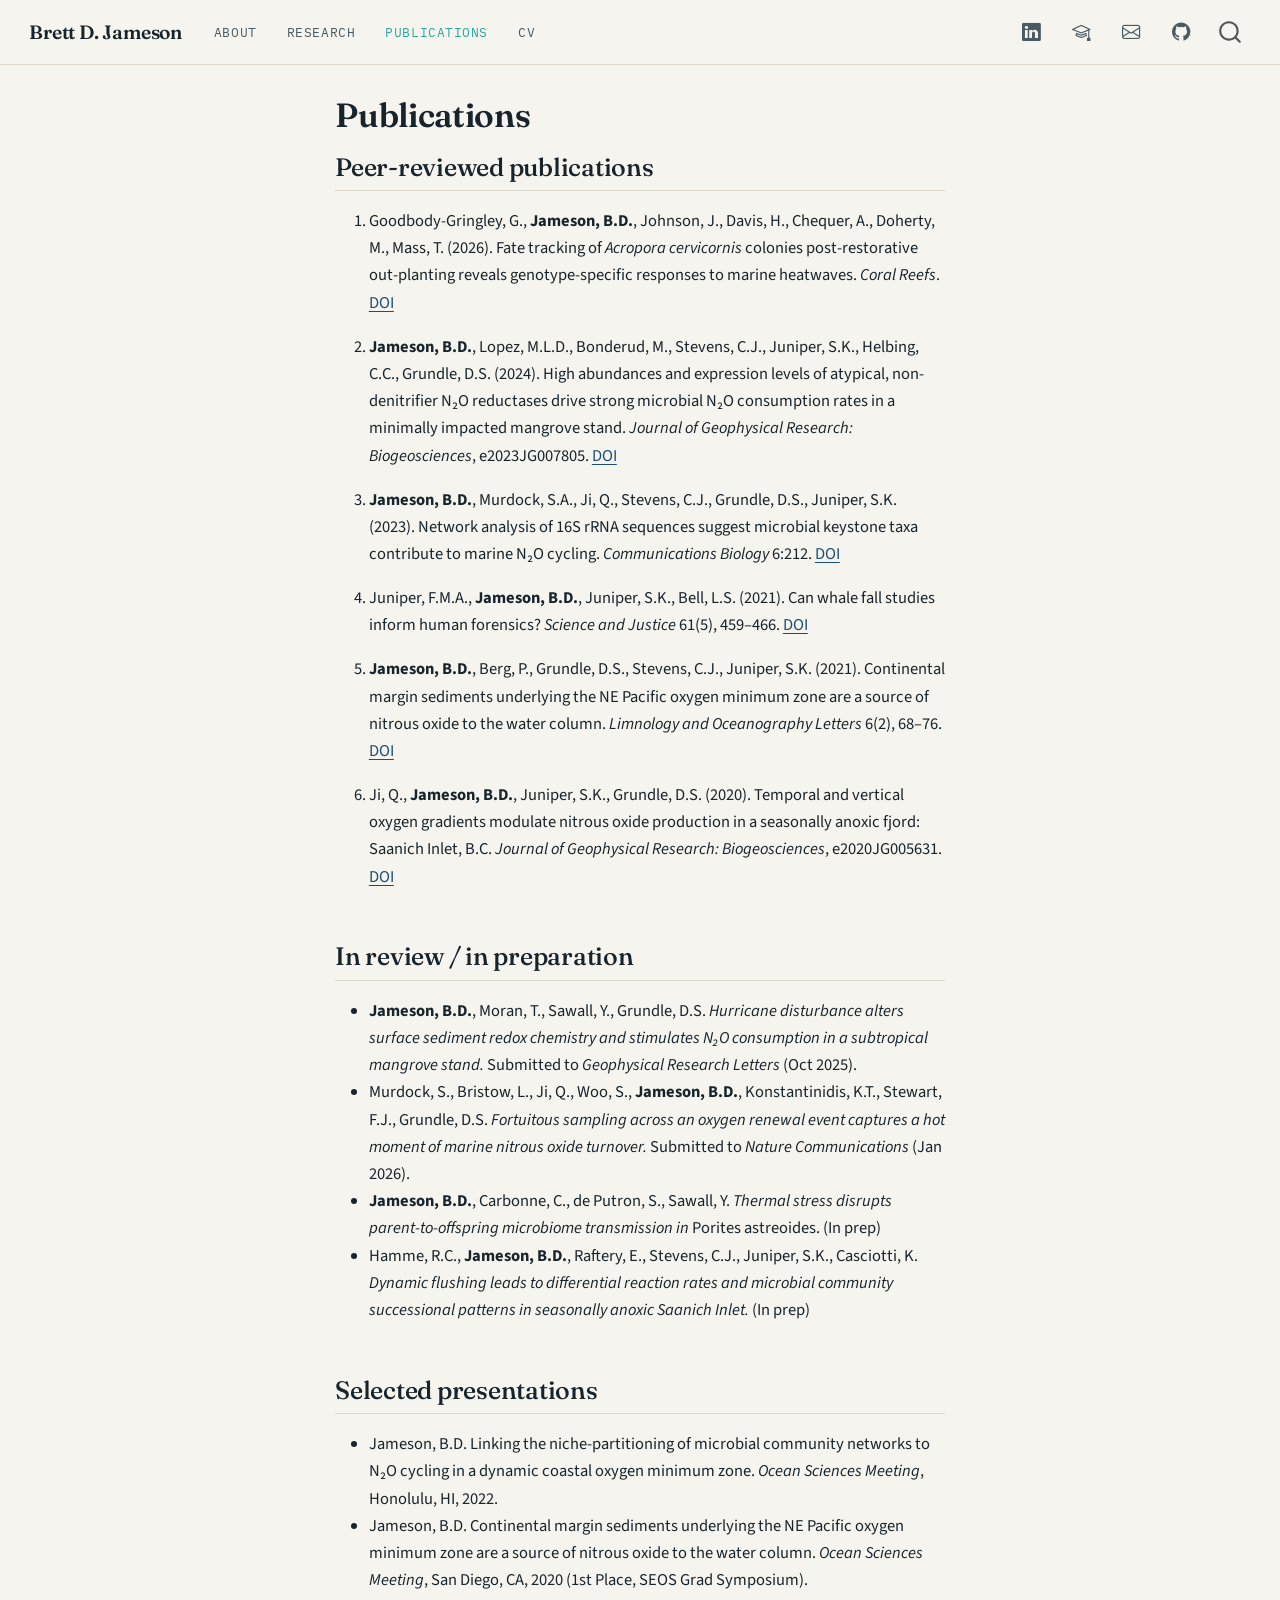
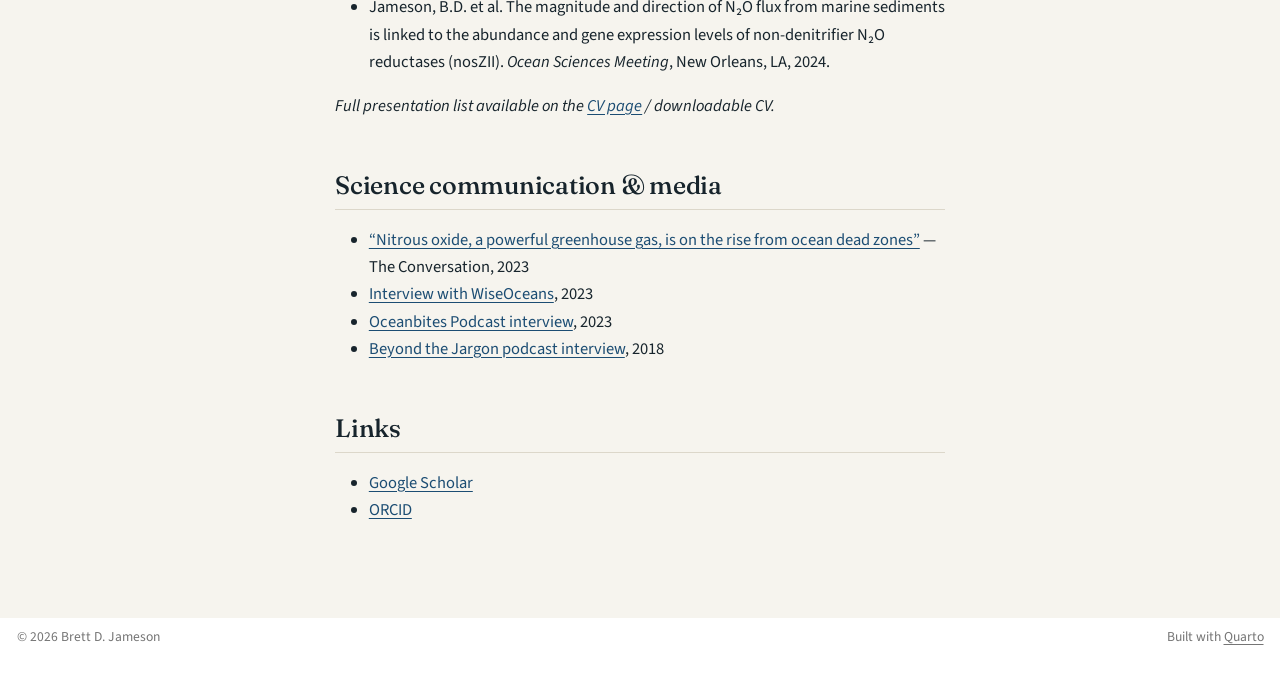
<file: publications.html>
<!DOCTYPE html>
<html xmlns="http://www.w3.org/1999/xhtml" lang="en" xml:lang="en"><head>

<meta charset="utf-8">
<meta name="generator" content="quarto-1.10.18">

<meta name="viewport" content="width=device-width, initial-scale=1.0, user-scalable=yes">


<title>Publications – Brett D. Jameson</title>
<style>
/* Default styles provided by pandoc.
** See https://pandoc.org/MANUAL.html#variables-for-html for config info.
*/
span.smallcaps{font-variant: small-caps;}
div.columns{display: flex; gap: 1.5em;}
div.column{flex: auto;}
@media screen {
div.columns{gap: min(4vw, 1.5em);}
div.column{overflow-x: auto;}
}
div.hanging-indent{margin-left: 1.5em; text-indent: -1.5em;}
ul.task-list{list-style: none;}
ul.task-list li input[type="checkbox"] {
  width: 0.8em;
  margin: 0 0.8em 0.2em -1em; /* quarto-specific, see https://github.com/quarto-dev/quarto-cli/issues/4556 */ 
  vertical-align: middle;
}
</style>


<script src="site_libs/quarto-nav/quarto-nav.js"></script>
<script src="site_libs/quarto-nav/headroom.min.js"></script>
<script src="site_libs/clipboard/clipboard.min.js"></script>
<script src="site_libs/quarto-search/autocomplete.umd.js"></script>
<script src="site_libs/quarto-search/fuse.min.js"></script>
<script src="site_libs/quarto-search/quarto-search.js"></script>
<meta name="quarto:offset" content="./">
<script src="site_libs/quarto-html/quarto.js" type="module"></script>
<script src="site_libs/quarto-html/tabsets/tabsets.js" type="module"></script>
<script src="site_libs/quarto-html/popper.min.js"></script>
<script src="site_libs/quarto-html/tippy.umd.min.js"></script>
<script src="site_libs/quarto-html/anchor.min.js"></script>
<link href="site_libs/quarto-html/tippy.css" rel="stylesheet">
<link href="site_libs/quarto-html/quarto-syntax-highlighting-64a204ab8560d761af7679ceaba22944.css" rel="stylesheet" id="quarto-text-highlighting-styles">
<script src="site_libs/bootstrap/bootstrap.min.js"></script>
<link href="site_libs/bootstrap/bootstrap-icons.css" rel="stylesheet">
<link href="site_libs/bootstrap/bootstrap-6ebe3ff65dfa94c96193205f8a1ad1b6.min.css" rel="stylesheet" append-hash="true" id="quarto-bootstrap" data-mode="light">
<script id="quarto-search-options" type="application/json">{
  "location": "navbar",
  "copy-button": false,
  "collapse-after": 3,
  "panel-placement": "end",
  "type": "overlay",
  "limit": 50,
  "keyboard-shortcut": [
    "f",
    "/",
    "s"
  ],
  "show-item-context": false,
  "language": {
    "search-no-results-text": "No results",
    "search-matching-documents-text": "matching documents",
    "search-copy-link-title": "Copy link to search",
    "search-hide-matches-text": "Hide additional matches",
    "search-more-match-text": "more match in this document",
    "search-more-matches-text": "more matches in this document",
    "search-clear-button-title": "Clear",
    "search-text-placeholder": "",
    "search-detached-cancel-button-title": "Cancel",
    "search-submit-button-title": "Submit",
    "search-label": "Search"
  }
}</script>


<link rel="stylesheet" href="styles.css">
</head>

<body class="nav-fixed quarto-light">

<div id="quarto-search-results"></div>
  <header id="quarto-header" class="headroom fixed-top">
    <nav class="navbar navbar-expand-lg " data-bs-theme="dark">
      <div class="navbar-container container-fluid">
      <div class="navbar-brand-container mx-auto">
    <a class="navbar-brand" href="./index.html">
    <span class="navbar-title">Brett D. Jameson</span>
    </a>
  </div>
            <div id="quarto-search" class="" title="Search"></div>
          <button class="navbar-toggler" type="button" data-bs-toggle="collapse" data-bs-target="#navbarCollapse" aria-controls="navbarCollapse" role="menu" aria-expanded="false" aria-label="Toggle navigation" onclick="if (window.quartoToggleHeadroom) { window.quartoToggleHeadroom(); }">
  <span class="navbar-toggler-icon"></span>
</button>
          <div class="collapse navbar-collapse" id="navbarCollapse">
            <ul class="navbar-nav navbar-nav-scroll me-auto">
  <li class="nav-item">
    <a class="nav-link" href="./index.html"> 
<span class="menu-text">About</span></a>
  </li>  
  <li class="nav-item">
    <a class="nav-link" href="./research.html"> 
<span class="menu-text">Research</span></a>
  </li>  
  <li class="nav-item">
    <a class="nav-link active" href="./publications.html" aria-current="page"> 
<span class="menu-text">Publications</span></a>
  </li>  
  <li class="nav-item">
    <a class="nav-link" href="./cv.html"> 
<span class="menu-text">CV</span></a>
  </li>  
</ul>
            <ul class="navbar-nav navbar-nav-scroll ms-auto">
  <li class="nav-item compact">
    <a class="nav-link" href="https://www.linkedin.com/in/brett-jameson-phd-60123813a/"> <i class="bi bi-linkedin" role="img" aria-label="LinkedIn">
</i> 
<span class="menu-text"></span></a>
  </li>  
  <li class="nav-item compact">
    <a class="nav-link" href="https://scholar.google.com/citations?user=F9emOLIAAAAJ&amp;hl=en"> <i class="bi bi-mortarboard" role="img" aria-label="Google Scholar">
</i> 
<span class="menu-text"></span></a>
  </li>  
  <li class="nav-item compact">
    <a class="nav-link" href="mailto:brett.jameson@bios.asu.edu"> <i class="bi bi-envelope" role="img" aria-label="Email">
</i> 
<span class="menu-text"></span></a>
  </li>  
  <li class="nav-item compact">
    <a class="nav-link" href="https://github.com/bdjameson"> <i class="bi bi-github" role="img" aria-label="GitHub">
</i> 
<span class="menu-text"></span></a>
  </li>  
</ul>
          </div> <!-- /navcollapse -->
            <div class="quarto-navbar-tools">
</div>
      </div> <!-- /container-fluid -->
    </nav>
</header>
<!-- content -->
<div id="quarto-content" class="quarto-container page-columns page-rows-contents page-layout-full page-navbar">
<!-- sidebar -->
<!-- margin-sidebar -->
    
<!-- main -->
<main class="content column-page" id="quarto-document-content">

<header id="title-block-header" class="quarto-title-block default">
<div class="quarto-title">
<h1 class="title">Publications</h1>
</div>



<div class="quarto-title-meta column-page">

    
  
    
  </div>
  


</header>


<section id="peer-reviewed-publications" class="level2">
<h2 class="anchored" data-anchor-id="peer-reviewed-publications">Peer-reviewed publications</h2>
<ol type="1">
<li><p>Goodbody-Gringley, G., <strong>Jameson, B.D.</strong>, Johnson, J., Davis, H., Chequer, A., Doherty, M., Mass, T. (2026). Fate tracking of <em>Acropora cervicornis</em> colonies post-restorative out-planting reveals genotype-specific responses to marine heatwaves. <em>Coral Reefs</em>. <a href="https://doi.org/10.1007/s00338-026-02863-6">DOI</a></p></li>
<li><p><strong>Jameson, B.D.</strong>, Lopez, M.L.D., Bonderud, M., Stevens, C.J., Juniper, S.K., Helbing, C.C., Grundle, D.S. (2024). High abundances and expression levels of atypical, non-denitrifier N₂O reductases drive strong microbial N₂O consumption rates in a minimally impacted mangrove stand. <em>Journal of Geophysical Research: Biogeosciences</em>, e2023JG007805. <a href="https://doi.org/10.1029/2023JG007805">DOI</a></p></li>
<li><p><strong>Jameson, B.D.</strong>, Murdock, S.A., Ji, Q., Stevens, C.J., Grundle, D.S., Juniper, S.K. (2023). Network analysis of 16S rRNA sequences suggest microbial keystone taxa contribute to marine N₂O cycling. <em>Communications Biology</em> 6:212. <a href="https://doi.org/10.1038/s42003-023-04597-5">DOI</a></p></li>
<li><p>Juniper, F.M.A., <strong>Jameson, B.D.</strong>, Juniper, S.K., Bell, L.S. (2021). Can whale fall studies inform human forensics? <em>Science and Justice</em> 61(5), 459–466. <a href="https://doi.org/10.1016/j.scijus.2021.06.001">DOI</a></p></li>
<li><p><strong>Jameson, B.D.</strong>, Berg, P., Grundle, D.S., Stevens, C.J., Juniper, S.K. (2021). Continental margin sediments underlying the NE Pacific oxygen minimum zone are a source of nitrous oxide to the water column. <em>Limnology and Oceanography Letters</em> 6(2), 68–76. <a href="https://doi.org/10.1002/lol2.10174">DOI</a></p></li>
<li><p>Ji, Q., <strong>Jameson, B.D.</strong>, Juniper, S.K., Grundle, D.S. (2020). Temporal and vertical oxygen gradients modulate nitrous oxide production in a seasonally anoxic fjord: Saanich Inlet, B.C. <em>Journal of Geophysical Research: Biogeosciences</em>, e2020JG005631. <a href="https://doi.org/10.1029/2020JG005631">DOI</a></p></li>
</ol>
</section>
<section id="in-review-in-preparation" class="level2">
<h2 class="anchored" data-anchor-id="in-review-in-preparation">In review / in preparation</h2>
<ul>
<li><strong>Jameson, B.D.</strong>, Moran, T., Sawall, Y., Grundle, D.S. <em>Hurricane disturbance alters surface sediment redox chemistry and stimulates N₂O consumption in a subtropical mangrove stand.</em> Submitted to <em>Geophysical Research Letters</em> (Oct 2025).</li>
<li>Murdock, S., Bristow, L., Ji, Q., Woo, S., <strong>Jameson, B.D.</strong>, Konstantinidis, K.T., Stewart, F.J., Grundle, D.S. <em>Fortuitous sampling across an oxygen renewal event captures a hot moment of marine nitrous oxide turnover.</em> Submitted to <em>Nature Communications</em> (Jan 2026).</li>
<li><strong>Jameson, B.D.</strong>, Carbonne, C., de Putron, S., Sawall, Y. <em>Thermal stress disrupts parent-to-offspring microbiome transmission in</em> Porites astreoides. (In prep)</li>
<li>Hamme, R.C., <strong>Jameson, B.D.</strong>, Raftery, E., Stevens, C.J., Juniper, S.K., Casciotti, K. <em>Dynamic flushing leads to differential reaction rates and microbial community successional patterns in seasonally anoxic Saanich Inlet.</em> (In prep)</li>
</ul>
</section>
<section id="selected-presentations" class="level2">
<h2 class="anchored" data-anchor-id="selected-presentations">Selected presentations</h2>
<ul>
<li>Jameson, B.D. Linking the niche-partitioning of microbial community networks to N₂O cycling in a dynamic coastal oxygen minimum zone. <em>Ocean Sciences Meeting</em>, Honolulu, HI, 2022.</li>
<li>Jameson, B.D. Continental margin sediments underlying the NE Pacific oxygen minimum zone are a source of nitrous oxide to the water column. <em>Ocean Sciences Meeting</em>, San Diego, CA, 2020 (1st Place, SEOS Grad Symposium).</li>
<li>Jameson, B.D. et al.&nbsp;The magnitude and direction of N₂O flux from marine sediments is linked to the abundance and gene expression levels of non-denitrifier N₂O reductases (nosZII). <em>Ocean Sciences Meeting</em>, New Orleans, LA, 2024.</li>
</ul>
<p><em>Full presentation list available on the <a href="./cv.html">CV page</a> / downloadable CV.</em></p>
</section>
<section id="science-communication-media" class="level2">
<h2 class="anchored" data-anchor-id="science-communication-media">Science communication &amp; media</h2>
<ul>
<li><a href="https://theconversation.com/nitrous-oxide-a-powerful-greenhouse-gas-is-on-the-rise-from-ocean-dead-zones-162812">“Nitrous oxide, a powerful greenhouse gas, is on the rise from ocean dead zones”</a> — The Conversation, 2023</li>
<li><a href="https://wiseoceans.com/an-interview-with-wiseoceans-brett-jameson/">Interview with WiseOceans</a>, 2023</li>
<li><a href="https://oceanbitesorg.podbean.com/e/an-interview-with-dr-brett-jameson/">Oceanbites Podcast interview</a>, 2023</li>
<li><a href="https://cfuvbtj.transistor.fm/episodes/s-06-e-08-brett-jameson">Beyond the Jargon podcast interview</a>, 2018</li>
</ul>
</section>
<section id="links" class="level2">
<h2 class="anchored" data-anchor-id="links">Links</h2>
<ul>
<li><a href="https://scholar.google.com/citations?user=F9emOLIAAAAJ&amp;hl=en">Google Scholar</a></li>
<li><a href="https://orcid.org/0000-0002-7833-0005">ORCID</a></li>
</ul>


</section>

</main> <!-- /main -->
<script id="quarto-html-after-body" type="application/javascript">
  window.document.addEventListener("DOMContentLoaded", function (event) {
    const icon = "";
    const anchorJS = new window.AnchorJS();
    anchorJS.options = {
      placement: 'right',
      icon: icon
    };
    anchorJS.add('.anchored');
    const isCodeAnnotation = (el) => {
      for (const clz of el.classList) {
        if (clz.startsWith('code-annotation-')) {                     
          return true;
        }
      }
      return false;
    }
    const onCopySuccess = function(e) {
      // button target
      const button = e.trigger;
      // don't keep focus
      button.blur();
      // flash "checked"
      button.classList.add('code-copy-button-checked');
      var currentTitle = button.getAttribute("title");
      button.setAttribute("title", "Copied!");
      let tooltip;
      if (window.bootstrap) {
        button.setAttribute("data-bs-toggle", "tooltip");
        button.setAttribute("data-bs-placement", "left");
        button.setAttribute("data-bs-title", "Copied!");
        tooltip = new bootstrap.Tooltip(button, 
          { trigger: "manual", 
            customClass: "code-copy-button-tooltip",
            offset: [0, -8]});
        tooltip.show();    
      }
      setTimeout(function() {
        if (tooltip) {
          tooltip.hide();
          button.removeAttribute("data-bs-title");
          button.removeAttribute("data-bs-toggle");
          button.removeAttribute("data-bs-placement");
        }
        button.setAttribute("title", currentTitle);
        button.classList.remove('code-copy-button-checked');
      }, 1000);
      // clear code selection
      e.clearSelection();
    }
    const getTextToCopy = function(trigger) {
      const outerScaffold = trigger.parentElement.cloneNode(true);
      const codeEl = outerScaffold.querySelector('code');
      for (const childEl of codeEl.children) {
        if (isCodeAnnotation(childEl)) {
          childEl.remove();
        }
      }
      return codeEl.innerText;
    }
    const clipboard = new window.ClipboardJS('.code-copy-button:not([data-in-quarto-modal])', {
      text: getTextToCopy
    });
    clipboard.on('success', onCopySuccess);
    if (window.document.getElementById('quarto-embedded-source-code-modal')) {
      const clipboardModal = new window.ClipboardJS('.code-copy-button[data-in-quarto-modal]', {
        text: getTextToCopy,
        container: window.document.getElementById('quarto-embedded-source-code-modal')
      });
      clipboardModal.on('success', onCopySuccess);
    }
      var localhostRegex = new RegExp(/^(?:http|https):\/\/localhost\:?[0-9]*\//);
      var mailtoRegex = new RegExp(/^mailto:/);
        var filterRegex = new RegExp('/' + window.location.host + '/');
      var isInternal = (href) => {
          return filterRegex.test(href) || localhostRegex.test(href) || mailtoRegex.test(href);
      }
      // Inspect non-navigation links and adorn them if external
     var links = window.document.querySelectorAll('a[href]:not(.nav-link):not(.navbar-brand):not(.toc-action):not(.sidebar-link):not(.sidebar-item-toggle):not(.pagination-link):not(.no-external):not([aria-hidden]):not(.dropdown-item):not(.quarto-navigation-tool):not(.about-link)');
      for (var i=0; i<links.length; i++) {
        const link = links[i];
        if (!isInternal(link.href)) {
          // undo the damage that might have been done by quarto-nav.js in the case of
          // links that we want to consider external
          if (link.dataset.originalHref !== undefined) {
            link.href = link.dataset.originalHref;
          }
        }
      }
    function tippyHover(el, contentFn, onTriggerFn, onUntriggerFn) {
      const config = {
        allowHTML: true,
        maxWidth: 500,
        delay: 100,
        arrow: false,
        appendTo: function(el) {
            return el.parentElement;
        },
        interactive: true,
        interactiveBorder: 10,
        theme: 'quarto',
        placement: 'bottom-start',
      };
      if (contentFn) {
        config.content = contentFn;
      }
      if (onTriggerFn) {
        config.onTrigger = onTriggerFn;
      }
      if (onUntriggerFn) {
        config.onUntrigger = onUntriggerFn;
      }
      window.tippy(el, config); 
    }
    const noterefs = window.document.querySelectorAll('a[role="doc-noteref"]');
    for (var i=0; i<noterefs.length; i++) {
      const ref = noterefs[i];
      tippyHover(ref, function() {
        // use id or data attribute instead here
        let href = ref.getAttribute('data-footnote-href') || ref.getAttribute('href');
        try { href = new URL(href).hash; } catch {}
        const id = href.replace(/^#\/?/, "");
        const note = window.document.getElementById(id);
        if (note) {
          return note.innerHTML;
        } else {
          return "";
        }
      });
    }
    const xrefs = window.document.querySelectorAll('a.quarto-xref');
    const processXRef = (id, note) => {
      // Strip column container classes
      const stripColumnClz = (el) => {
        el.classList.remove("page-full", "page-columns");
        if (el.children) {
          for (const child of el.children) {
            stripColumnClz(child);
          }
        }
      }
      stripColumnClz(note)
      if (id === null || id.startsWith('sec-')) {
        // Special case sections, only their first couple elements
        const container = document.createElement("div");
        if (note.children && note.children.length > 2) {
          container.appendChild(note.children[0].cloneNode(true));
          for (let i = 1; i < note.children.length; i++) {
            const child = note.children[i];
            if (child.tagName === "P" && child.innerText === "") {
              continue;
            } else {
              container.appendChild(child.cloneNode(true));
              break;
            }
          }
          if (window.Quarto?.typesetMath) {
            window.Quarto.typesetMath(container);
          }
          return container.innerHTML
        } else {
          if (window.Quarto?.typesetMath) {
            window.Quarto.typesetMath(note);
          }
          return note.innerHTML;
        }
      } else {
        // Remove any anchor links if they are present
        const anchorLink = note.querySelector('a.anchorjs-link');
        if (anchorLink) {
          anchorLink.remove();
        }
        if (window.Quarto?.typesetMath) {
          window.Quarto.typesetMath(note);
        }
        if (note.classList.contains("callout")) {
          return note.outerHTML;
        } else {
          return note.innerHTML;
        }
      }
    }
    for (var i=0; i<xrefs.length; i++) {
      const xref = xrefs[i];
      tippyHover(xref, undefined, function(instance) {
        instance.disable();
        let url = xref.getAttribute('href');
        let hash = undefined; 
        if (url.startsWith('#')) {
          hash = url;
        } else {
          try { hash = new URL(url).hash; } catch {}
        }
        if (hash) {
          const id = hash.replace(/^#\/?/, "");
          const note = window.document.getElementById(id);
          if (note !== null) {
            try {
              const html = processXRef(id, note.cloneNode(true));
              instance.setContent(html);
            } finally {
              instance.enable();
              instance.show();
            }
          } else {
            // See if we can fetch this
            fetch(url.split('#')[0])
            .then(res => res.text())
            .then(html => {
              const parser = new DOMParser();
              const htmlDoc = parser.parseFromString(html, "text/html");
              const note = htmlDoc.getElementById(id);
              if (note !== null) {
                const html = processXRef(id, note);
                instance.setContent(html);
              } 
            }).finally(() => {
              instance.enable();
              instance.show();
            });
          }
        } else {
          // See if we can fetch a full url (with no hash to target)
          // This is a special case and we should probably do some content thinning / targeting
          fetch(url)
          .then(res => res.text())
          .then(html => {
            const parser = new DOMParser();
            const htmlDoc = parser.parseFromString(html, "text/html");
            const note = htmlDoc.querySelector('main.content');
            if (note !== null) {
              // This should only happen for chapter cross references
              // (since there is no id in the URL)
              // remove the first header
              if (note.children.length > 0 && note.children[0].tagName === "HEADER") {
                note.children[0].remove();
              }
              const html = processXRef(null, note);
              instance.setContent(html);
            } 
          }).finally(() => {
            instance.enable();
            instance.show();
          });
        }
      }, function(instance) {
      });
    }
        let selectedAnnoteEl;
        const selectorForAnnotation = ( cell, annotation) => {
          let cellAttr = 'data-code-cell="' + cell + '"';
          let lineAttr = 'data-code-annotation="' +  annotation + '"';
          const selector = 'span[' + cellAttr + '][' + lineAttr + ']';
          return selector;
        }
        const selectCodeLines = (annoteEl) => {
          const doc = window.document;
          const targetCell = annoteEl.getAttribute("data-target-cell");
          const targetAnnotation = annoteEl.getAttribute("data-target-annotation");
          const annoteSpan = window.document.querySelector(selectorForAnnotation(targetCell, targetAnnotation));
          const lines = annoteSpan.getAttribute("data-code-lines").split(",");
          const lineIds = lines.map((line) => {
            return targetCell + "-" + line;
          })
          let top = null;
          let height = null;
          let parent = null;
          if (lineIds.length > 0) {
              //compute the position of the single el (top and bottom and make a div)
              const el = window.document.getElementById(lineIds[0]);
              top = el.offsetTop;
              height = el.offsetHeight;
              parent = el.parentElement.parentElement;
            if (lineIds.length > 1) {
              const lastEl = window.document.getElementById(lineIds[lineIds.length - 1]);
              const bottom = lastEl.offsetTop + lastEl.offsetHeight;
              height = bottom - top;
            }
            if (top !== null && height !== null && parent !== null) {
              // cook up a div (if necessary) and position it 
              let div = window.document.getElementById("code-annotation-line-highlight");
              if (div === null) {
                div = window.document.createElement("div");
                div.setAttribute("id", "code-annotation-line-highlight");
                div.style.position = 'absolute';
                parent.appendChild(div);
              }
              div.style.top = top - 2 + "px";
              div.style.height = height + 4 + "px";
              div.style.left = 0;
              let gutterDiv = window.document.getElementById("code-annotation-line-highlight-gutter");
              if (gutterDiv === null) {
                gutterDiv = window.document.createElement("div");
                gutterDiv.setAttribute("id", "code-annotation-line-highlight-gutter");
                gutterDiv.style.position = 'absolute';
                const codeCell = window.document.getElementById(targetCell);
                const gutter = codeCell.querySelector('.code-annotation-gutter');
                gutter.appendChild(gutterDiv);
              }
              gutterDiv.style.top = top - 2 + "px";
              gutterDiv.style.height = height + 4 + "px";
            }
            selectedAnnoteEl = annoteEl;
          }
        };
        const unselectCodeLines = () => {
          const elementsIds = ["code-annotation-line-highlight", "code-annotation-line-highlight-gutter"];
          elementsIds.forEach((elId) => {
            const div = window.document.getElementById(elId);
            if (div) {
              div.remove();
            }
          });
          selectedAnnoteEl = undefined;
        };
          // Handle positioning of the toggle
      window.addEventListener(
        "resize",
        throttle(() => {
          elRect = undefined;
          if (selectedAnnoteEl) {
            selectCodeLines(selectedAnnoteEl);
          }
        }, 10)
      );
      function throttle(fn, ms) {
      let throttle = false;
      let timer;
        return (...args) => {
          if(!throttle) { // first call gets through
              fn.apply(this, args);
              throttle = true;
          } else { // all the others get throttled
              if(timer) clearTimeout(timer); // cancel #2
              timer = setTimeout(() => {
                fn.apply(this, args);
                timer = throttle = false;
              }, ms);
          }
        };
      }
        // Attach click handler to the DT
        const annoteDls = window.document.querySelectorAll('dt[data-target-cell]');
        for (const annoteDlNode of annoteDls) {
          annoteDlNode.addEventListener('click', (event) => {
            const clickedEl = event.target;
            if (clickedEl !== selectedAnnoteEl) {
              unselectCodeLines();
              const activeEl = window.document.querySelector('dt[data-target-cell].code-annotation-active');
              if (activeEl) {
                activeEl.classList.remove('code-annotation-active');
              }
              selectCodeLines(clickedEl);
              clickedEl.classList.add('code-annotation-active');
            } else {
              // Unselect the line
              unselectCodeLines();
              clickedEl.classList.remove('code-annotation-active');
            }
          });
        }
    const findCites = (el) => {
      const parentEl = el.parentElement;
      if (parentEl) {
        const cites = parentEl.dataset.cites;
        if (cites) {
          return {
            el,
            cites: cites.split(' ')
          };
        } else {
          return findCites(el.parentElement)
        }
      } else {
        return undefined;
      }
    };
    var bibliorefs = window.document.querySelectorAll('a[role="doc-biblioref"]');
    for (var i=0; i<bibliorefs.length; i++) {
      const ref = bibliorefs[i];
      const citeInfo = findCites(ref);
      if (citeInfo) {
        tippyHover(citeInfo.el, function() {
          var popup = window.document.createElement('div');
          citeInfo.cites.forEach(function(cite) {
            var citeDiv = window.document.createElement('div');
            citeDiv.classList.add('hanging-indent');
            citeDiv.classList.add('csl-entry');
            var biblioDiv = window.document.getElementById('ref-' + cite);
            if (biblioDiv) {
              citeDiv.innerHTML = biblioDiv.innerHTML;
            }
            popup.appendChild(citeDiv);
          });
          return popup.innerHTML;
        });
      }
    }
  });
  </script>
</div> <!-- /content -->
<footer class="footer">
  <div class="nav-footer">
    <div class="nav-footer-left">
<p>© 2026 Brett D. Jameson</p>
</div>   
    <div class="nav-footer-center">
      &nbsp;
    </div>
    <div class="nav-footer-right">
<p>Built with <a href="https://quarto.org">Quarto</a></p>
</div>
  </div>
</footer>




</body></html>
</file>
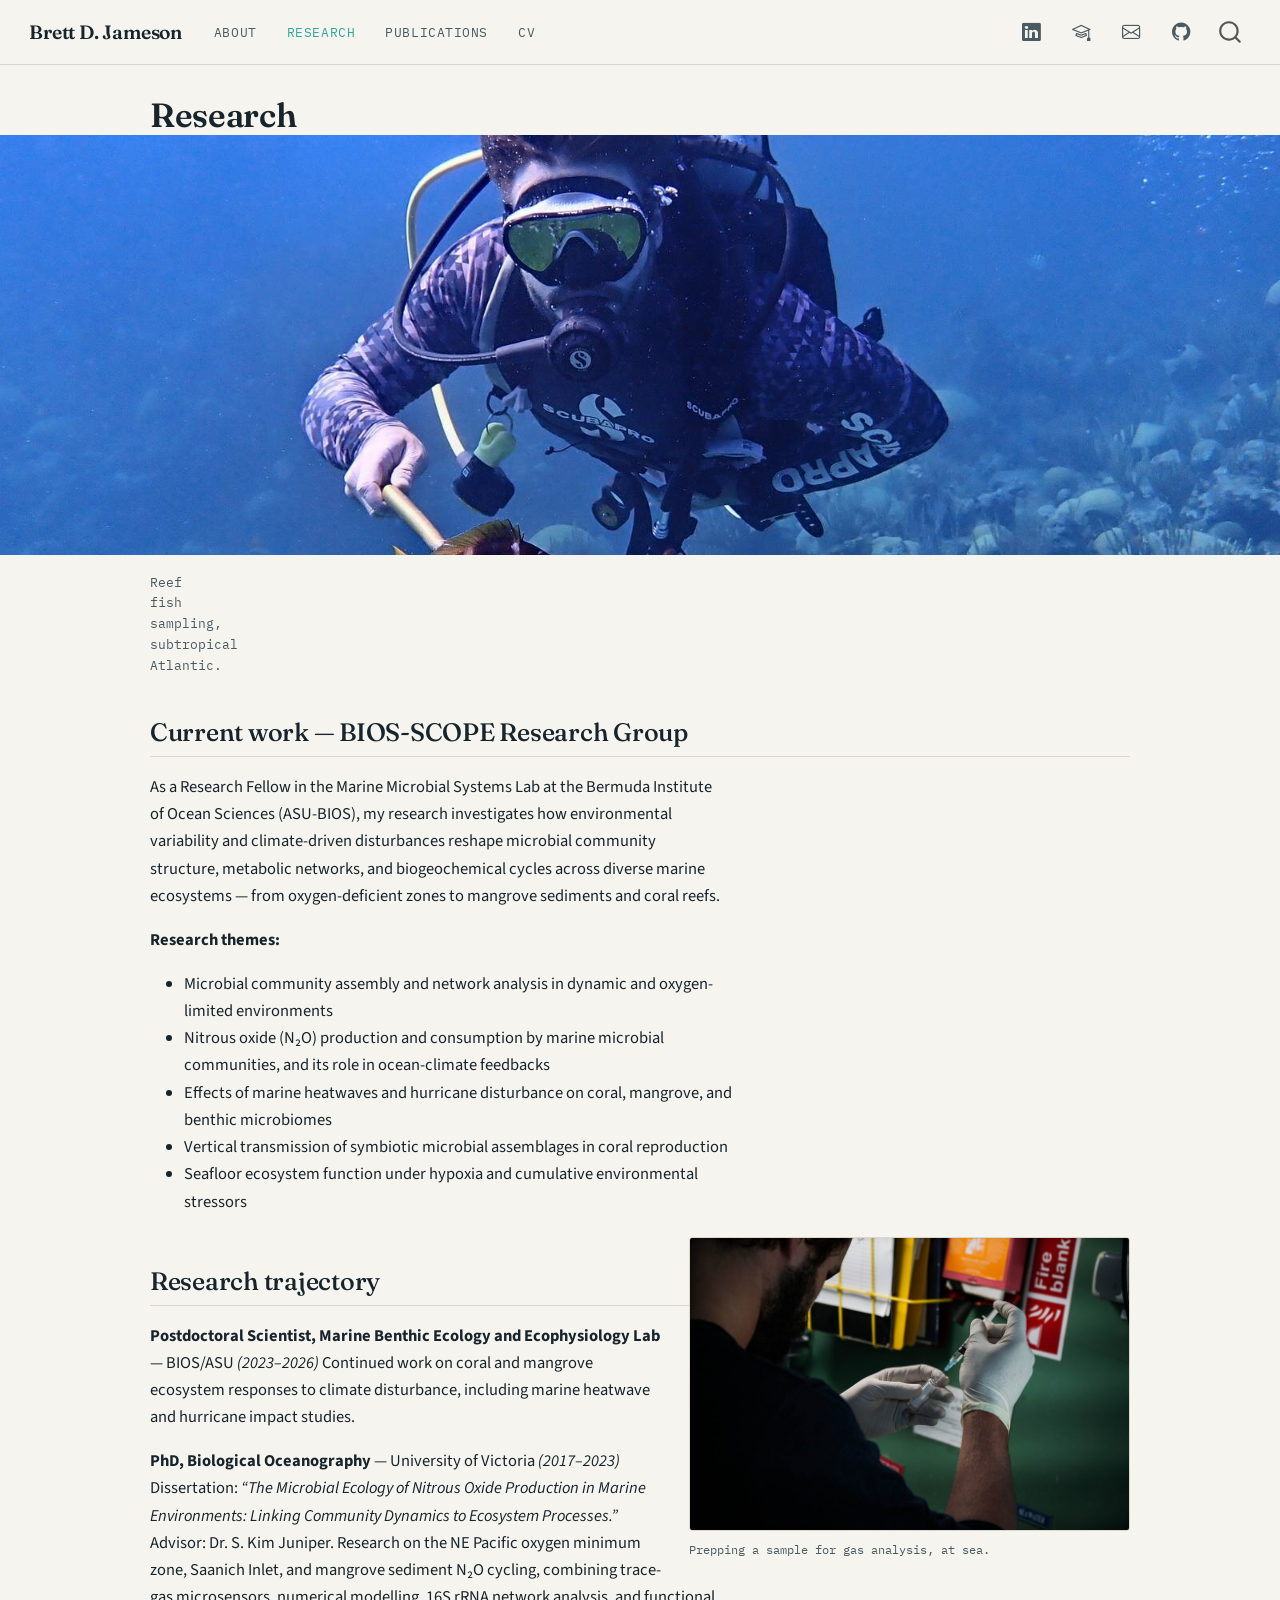
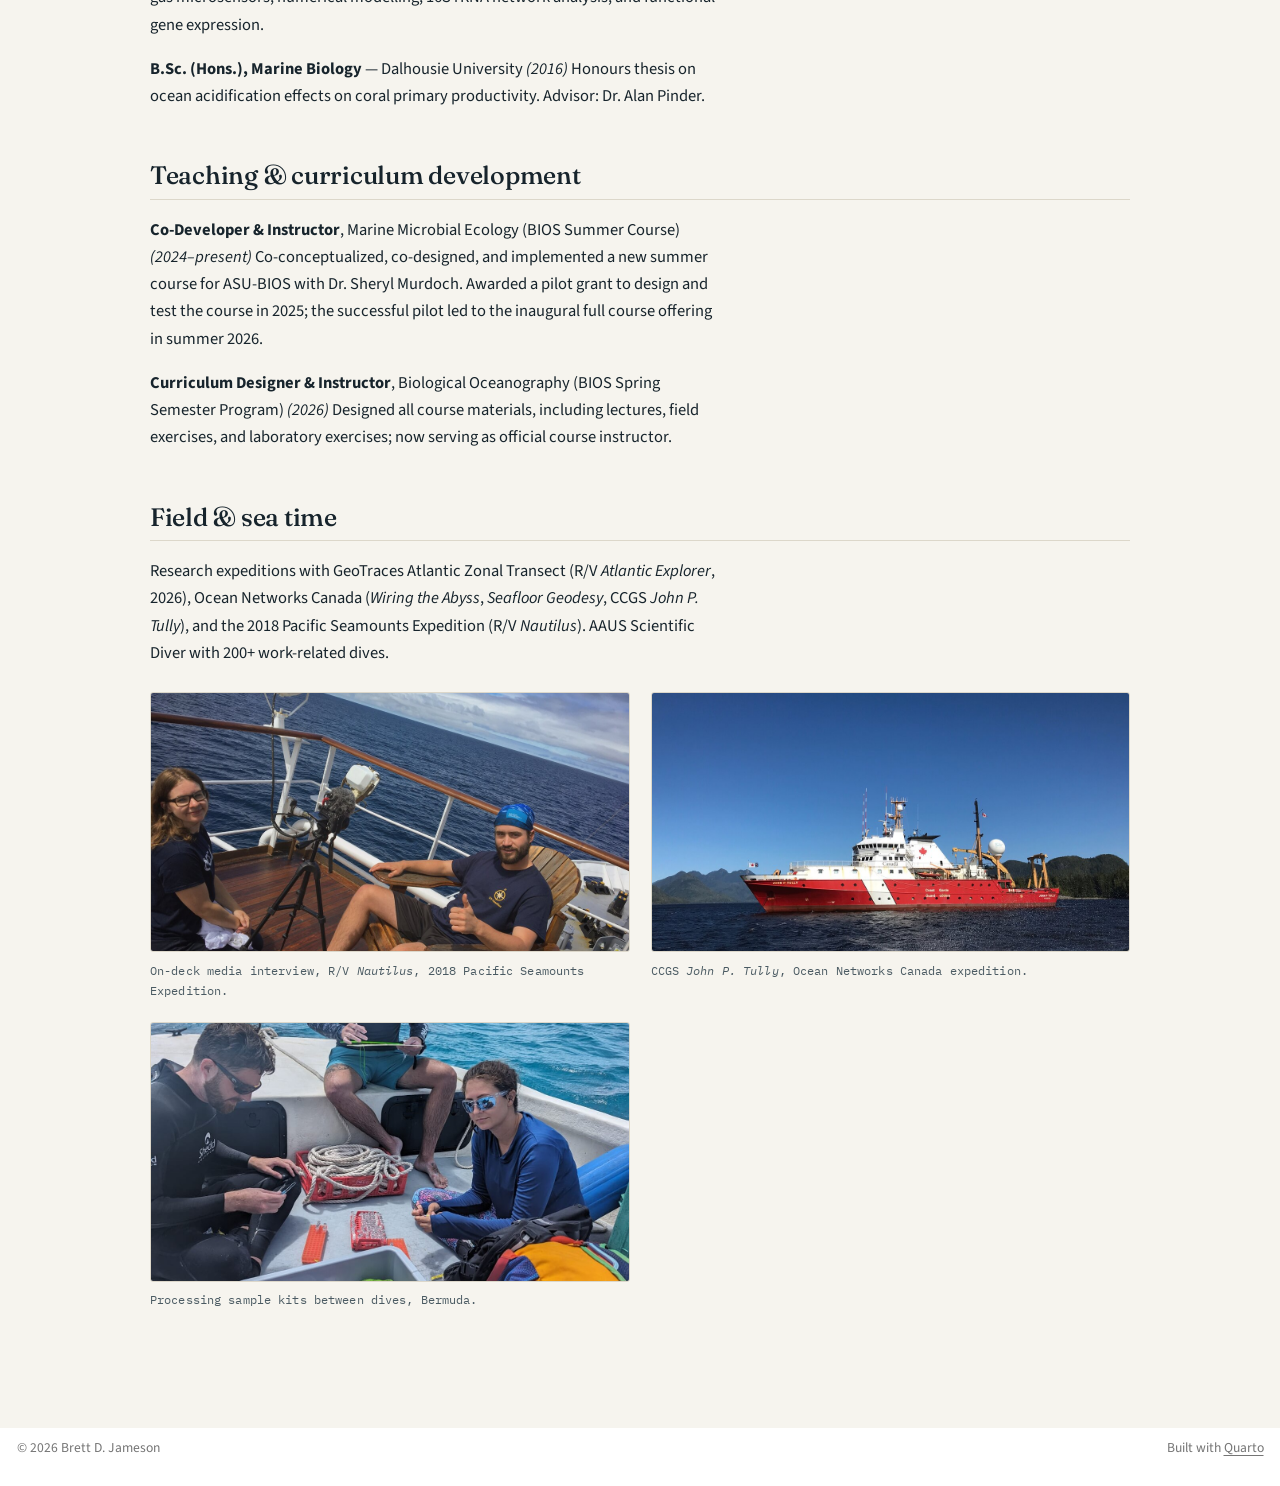
<file: research.html>
<!DOCTYPE html>
<html xmlns="http://www.w3.org/1999/xhtml" lang="en" xml:lang="en"><head>

<meta charset="utf-8">
<meta name="generator" content="quarto-1.10.18">

<meta name="viewport" content="width=device-width, initial-scale=1.0, user-scalable=yes">


<title>Research – Brett D. Jameson</title>
<style>
/* Default styles provided by pandoc.
** See https://pandoc.org/MANUAL.html#variables-for-html for config info.
*/
span.smallcaps{font-variant: small-caps;}
div.columns{display: flex; gap: 1.5em;}
div.column{flex: auto;}
@media screen {
div.columns{gap: min(4vw, 1.5em);}
div.column{overflow-x: auto;}
}
div.hanging-indent{margin-left: 1.5em; text-indent: -1.5em;}
ul.task-list{list-style: none;}
ul.task-list li input[type="checkbox"] {
  width: 0.8em;
  margin: 0 0.8em 0.2em -1em; /* quarto-specific, see https://github.com/quarto-dev/quarto-cli/issues/4556 */ 
  vertical-align: middle;
}
</style>


<script src="site_libs/quarto-nav/quarto-nav.js"></script>
<script src="site_libs/quarto-nav/headroom.min.js"></script>
<script src="site_libs/clipboard/clipboard.min.js"></script>
<script src="site_libs/quarto-search/autocomplete.umd.js"></script>
<script src="site_libs/quarto-search/fuse.min.js"></script>
<script src="site_libs/quarto-search/quarto-search.js"></script>
<meta name="quarto:offset" content="./">
<script src="site_libs/quarto-html/quarto.js" type="module"></script>
<script src="site_libs/quarto-html/tabsets/tabsets.js" type="module"></script>
<script src="site_libs/quarto-html/popper.min.js"></script>
<script src="site_libs/quarto-html/tippy.umd.min.js"></script>
<script src="site_libs/quarto-html/anchor.min.js"></script>
<link href="site_libs/quarto-html/tippy.css" rel="stylesheet">
<link href="site_libs/quarto-html/quarto-syntax-highlighting-64a204ab8560d761af7679ceaba22944.css" rel="stylesheet" id="quarto-text-highlighting-styles">
<script src="site_libs/bootstrap/bootstrap.min.js"></script>
<link href="site_libs/bootstrap/bootstrap-icons.css" rel="stylesheet">
<link href="site_libs/bootstrap/bootstrap-6ebe3ff65dfa94c96193205f8a1ad1b6.min.css" rel="stylesheet" append-hash="true" id="quarto-bootstrap" data-mode="light">
<script id="quarto-search-options" type="application/json">{
  "location": "navbar",
  "copy-button": false,
  "collapse-after": 3,
  "panel-placement": "end",
  "type": "overlay",
  "limit": 50,
  "keyboard-shortcut": [
    "f",
    "/",
    "s"
  ],
  "show-item-context": false,
  "language": {
    "search-no-results-text": "No results",
    "search-matching-documents-text": "matching documents",
    "search-copy-link-title": "Copy link to search",
    "search-hide-matches-text": "Hide additional matches",
    "search-more-match-text": "more match in this document",
    "search-more-matches-text": "more matches in this document",
    "search-clear-button-title": "Clear",
    "search-text-placeholder": "",
    "search-detached-cancel-button-title": "Cancel",
    "search-submit-button-title": "Submit",
    "search-label": "Search"
  }
}</script>


<link rel="stylesheet" href="styles.css">
</head>

<body class="nav-fixed quarto-light">

<div id="quarto-search-results"></div>
  <header id="quarto-header" class="headroom fixed-top">
    <nav class="navbar navbar-expand-lg " data-bs-theme="dark">
      <div class="navbar-container container-fluid">
      <div class="navbar-brand-container mx-auto">
    <a class="navbar-brand" href="./index.html">
    <span class="navbar-title">Brett D. Jameson</span>
    </a>
  </div>
            <div id="quarto-search" class="" title="Search"></div>
          <button class="navbar-toggler" type="button" data-bs-toggle="collapse" data-bs-target="#navbarCollapse" aria-controls="navbarCollapse" role="menu" aria-expanded="false" aria-label="Toggle navigation" onclick="if (window.quartoToggleHeadroom) { window.quartoToggleHeadroom(); }">
  <span class="navbar-toggler-icon"></span>
</button>
          <div class="collapse navbar-collapse" id="navbarCollapse">
            <ul class="navbar-nav navbar-nav-scroll me-auto">
  <li class="nav-item">
    <a class="nav-link" href="./index.html"> 
<span class="menu-text">About</span></a>
  </li>  
  <li class="nav-item">
    <a class="nav-link active" href="./research.html" aria-current="page"> 
<span class="menu-text">Research</span></a>
  </li>  
  <li class="nav-item">
    <a class="nav-link" href="./publications.html"> 
<span class="menu-text">Publications</span></a>
  </li>  
  <li class="nav-item">
    <a class="nav-link" href="./cv.html"> 
<span class="menu-text">CV</span></a>
  </li>  
</ul>
            <ul class="navbar-nav navbar-nav-scroll ms-auto">
  <li class="nav-item compact">
    <a class="nav-link" href="https://www.linkedin.com/in/brett-jameson-phd-60123813a/"> <i class="bi bi-linkedin" role="img" aria-label="LinkedIn">
</i> 
<span class="menu-text"></span></a>
  </li>  
  <li class="nav-item compact">
    <a class="nav-link" href="https://scholar.google.com/citations?user=F9emOLIAAAAJ&amp;hl=en"> <i class="bi bi-mortarboard" role="img" aria-label="Google Scholar">
</i> 
<span class="menu-text"></span></a>
  </li>  
  <li class="nav-item compact">
    <a class="nav-link" href="mailto:brett.jameson@bios.asu.edu"> <i class="bi bi-envelope" role="img" aria-label="Email">
</i> 
<span class="menu-text"></span></a>
  </li>  
  <li class="nav-item compact">
    <a class="nav-link" href="https://github.com/bdjameson"> <i class="bi bi-github" role="img" aria-label="GitHub">
</i> 
<span class="menu-text"></span></a>
  </li>  
</ul>
          </div> <!-- /navcollapse -->
            <div class="quarto-navbar-tools">
</div>
      </div> <!-- /container-fluid -->
    </nav>
</header>
<!-- content -->
<div id="quarto-content" class="quarto-container page-columns page-rows-contents page-layout-full page-navbar">
<!-- sidebar -->
<!-- margin-sidebar -->
    
<!-- main -->
<main class="content column-page" id="quarto-document-content">

<header id="title-block-header" class="quarto-title-block default">
<div class="quarto-title">
<h1 class="title">Research</h1>
</div>



<div class="quarto-title-meta column-page">

    
  
    
  </div>
  


</header>


<figure class="banner-figure figure">
<img src="images/research-banner.jpg" alt="Reef fish sampling on scuba" class="figure-img">
<figcaption>
Reef fish sampling, subtropical Atlantic.
</figcaption>
</figure>
<section id="current-work-bios-scope-research-group" class="level2">
<h2 class="anchored" data-anchor-id="current-work-bios-scope-research-group">Current work — BIOS-SCOPE Research Group</h2>
<p>As a Research Fellow in the Marine Microbial Systems Lab at the Bermuda Institute of Ocean Sciences (ASU-BIOS), my research investigates how environmental variability and climate-driven disturbances reshape microbial community structure, metabolic networks, and biogeochemical cycles across diverse marine ecosystems — from oxygen-deficient zones to mangrove sediments and coral reefs.</p>
<p><strong>Research themes:</strong></p>
<ul>
<li>Microbial community assembly and network analysis in dynamic and oxygen-limited environments</li>
<li>Nitrous oxide (N₂O) production and consumption by marine microbial communities, and its role in ocean-climate feedbacks</li>
<li>Effects of marine heatwaves and hurricane disturbance on coral, mangrove, and benthic microbiomes</li>
<li>Vertical transmission of symbiotic microbial assemblages in coral reproduction</li>
<li>Seafloor ecosystem function under hypoxia and cumulative environmental stressors</li>
</ul>
<figure class="inset-figure figure">
<img src="images/syringe-prep.jpg" alt="Preparing a gas sample for analysis" class="figure-img">
<figcaption>
Prepping a sample for gas analysis, at sea.
</figcaption>
</figure>
</section>
<section id="research-trajectory" class="level2">
<h2 class="anchored" data-anchor-id="research-trajectory">Research trajectory</h2>
<p><strong>Postdoctoral Scientist, Marine Benthic Ecology and Ecophysiology Lab</strong> — BIOS/ASU <em>(2023–2026)</em> Continued work on coral and mangrove ecosystem responses to climate disturbance, including marine heatwave and hurricane impact studies.</p>
<p><strong>PhD, Biological Oceanography</strong> — University of Victoria <em>(2017–2023)</em> Dissertation: <em>“The Microbial Ecology of Nitrous Oxide Production in Marine Environments: Linking Community Dynamics to Ecosystem Processes.”</em> Advisor: Dr.&nbsp;S. Kim Juniper. Research on the NE Pacific oxygen minimum zone, Saanich Inlet, and mangrove sediment N₂O cycling, combining trace-gas microsensors, numerical modelling, 16S rRNA network analysis, and functional gene expression.</p>
<p><strong>B.Sc. (Hons.), Marine Biology</strong> — Dalhousie University <em>(2016)</em> Honours thesis on ocean acidification effects on coral primary productivity. Advisor: Dr.&nbsp;Alan Pinder.</p>
</section>
<section id="teaching-curriculum-development" class="level2">
<h2 class="anchored" data-anchor-id="teaching-curriculum-development">Teaching &amp; curriculum development</h2>
<p><strong>Co-Developer &amp; Instructor</strong>, Marine Microbial Ecology (BIOS Summer Course) <em>(2024–present)</em> Co-conceptualized, co-designed, and implemented a new summer course for ASU-BIOS with Dr.&nbsp;Sheryl Murdoch. Awarded a pilot grant to design and test the course in 2025; the successful pilot led to the inaugural full course offering in summer 2026.</p>
<p><strong>Curriculum Designer &amp; Instructor</strong>, Biological Oceanography (BIOS Spring Semester Program) <em>(2026)</em> Designed all course materials, including lectures, field exercises, and laboratory exercises; now serving as official course instructor.</p>
</section>
<section id="field-sea-time" class="level2">
<h2 class="anchored" data-anchor-id="field-sea-time">Field &amp; sea time</h2>
<p>Research expeditions with GeoTraces Atlantic Zonal Transect (R/V <em>Atlantic Explorer</em>, 2026), Ocean Networks Canada (<em>Wiring the Abyss</em>, <em>Seafloor Geodesy</em>, CCGS <em>John P. Tully</em>), and the 2018 Pacific Seamounts Expedition (R/V <em>Nautilus</em>). AAUS Scientific Diver with 200+ work-related dives.</p>
<div class="field-photos">
<figure class="figure">
<img src="images/nautilus.jpg" alt="On-deck media interview aboard R/V Nautilus" class="figure-img">
<figcaption>
On-deck media interview, R/V <em>Nautilus</em>, 2018 Pacific Seamounts Expedition.
</figcaption>
</figure>
<figure class="figure">
<img src="images/john-p-tully.jpg" alt="CCGS John P. Tully at anchor" class="figure-img">
<figcaption>
CCGS <em>John P. Tully</em>, Ocean Networks Canada expedition.
</figcaption>
</figure>
<figure class="figure">
<img src="images/sample-sorting.jpg" alt="Team sorting sample kits aboard a boat" class="figure-img">
<figcaption>
Processing sample kits between dives, Bermuda.
</figcaption>
</figure>
</div>


</section>

</main> <!-- /main -->
<script id="quarto-html-after-body" type="application/javascript">
  window.document.addEventListener("DOMContentLoaded", function (event) {
    const icon = "";
    const anchorJS = new window.AnchorJS();
    anchorJS.options = {
      placement: 'right',
      icon: icon
    };
    anchorJS.add('.anchored');
    const isCodeAnnotation = (el) => {
      for (const clz of el.classList) {
        if (clz.startsWith('code-annotation-')) {                     
          return true;
        }
      }
      return false;
    }
    const onCopySuccess = function(e) {
      // button target
      const button = e.trigger;
      // don't keep focus
      button.blur();
      // flash "checked"
      button.classList.add('code-copy-button-checked');
      var currentTitle = button.getAttribute("title");
      button.setAttribute("title", "Copied!");
      let tooltip;
      if (window.bootstrap) {
        button.setAttribute("data-bs-toggle", "tooltip");
        button.setAttribute("data-bs-placement", "left");
        button.setAttribute("data-bs-title", "Copied!");
        tooltip = new bootstrap.Tooltip(button, 
          { trigger: "manual", 
            customClass: "code-copy-button-tooltip",
            offset: [0, -8]});
        tooltip.show();    
      }
      setTimeout(function() {
        if (tooltip) {
          tooltip.hide();
          button.removeAttribute("data-bs-title");
          button.removeAttribute("data-bs-toggle");
          button.removeAttribute("data-bs-placement");
        }
        button.setAttribute("title", currentTitle);
        button.classList.remove('code-copy-button-checked');
      }, 1000);
      // clear code selection
      e.clearSelection();
    }
    const getTextToCopy = function(trigger) {
      const outerScaffold = trigger.parentElement.cloneNode(true);
      const codeEl = outerScaffold.querySelector('code');
      for (const childEl of codeEl.children) {
        if (isCodeAnnotation(childEl)) {
          childEl.remove();
        }
      }
      return codeEl.innerText;
    }
    const clipboard = new window.ClipboardJS('.code-copy-button:not([data-in-quarto-modal])', {
      text: getTextToCopy
    });
    clipboard.on('success', onCopySuccess);
    if (window.document.getElementById('quarto-embedded-source-code-modal')) {
      const clipboardModal = new window.ClipboardJS('.code-copy-button[data-in-quarto-modal]', {
        text: getTextToCopy,
        container: window.document.getElementById('quarto-embedded-source-code-modal')
      });
      clipboardModal.on('success', onCopySuccess);
    }
      var localhostRegex = new RegExp(/^(?:http|https):\/\/localhost\:?[0-9]*\//);
      var mailtoRegex = new RegExp(/^mailto:/);
        var filterRegex = new RegExp('/' + window.location.host + '/');
      var isInternal = (href) => {
          return filterRegex.test(href) || localhostRegex.test(href) || mailtoRegex.test(href);
      }
      // Inspect non-navigation links and adorn them if external
     var links = window.document.querySelectorAll('a[href]:not(.nav-link):not(.navbar-brand):not(.toc-action):not(.sidebar-link):not(.sidebar-item-toggle):not(.pagination-link):not(.no-external):not([aria-hidden]):not(.dropdown-item):not(.quarto-navigation-tool):not(.about-link)');
      for (var i=0; i<links.length; i++) {
        const link = links[i];
        if (!isInternal(link.href)) {
          // undo the damage that might have been done by quarto-nav.js in the case of
          // links that we want to consider external
          if (link.dataset.originalHref !== undefined) {
            link.href = link.dataset.originalHref;
          }
        }
      }
    function tippyHover(el, contentFn, onTriggerFn, onUntriggerFn) {
      const config = {
        allowHTML: true,
        maxWidth: 500,
        delay: 100,
        arrow: false,
        appendTo: function(el) {
            return el.parentElement;
        },
        interactive: true,
        interactiveBorder: 10,
        theme: 'quarto',
        placement: 'bottom-start',
      };
      if (contentFn) {
        config.content = contentFn;
      }
      if (onTriggerFn) {
        config.onTrigger = onTriggerFn;
      }
      if (onUntriggerFn) {
        config.onUntrigger = onUntriggerFn;
      }
      window.tippy(el, config); 
    }
    const noterefs = window.document.querySelectorAll('a[role="doc-noteref"]');
    for (var i=0; i<noterefs.length; i++) {
      const ref = noterefs[i];
      tippyHover(ref, function() {
        // use id or data attribute instead here
        let href = ref.getAttribute('data-footnote-href') || ref.getAttribute('href');
        try { href = new URL(href).hash; } catch {}
        const id = href.replace(/^#\/?/, "");
        const note = window.document.getElementById(id);
        if (note) {
          return note.innerHTML;
        } else {
          return "";
        }
      });
    }
    const xrefs = window.document.querySelectorAll('a.quarto-xref');
    const processXRef = (id, note) => {
      // Strip column container classes
      const stripColumnClz = (el) => {
        el.classList.remove("page-full", "page-columns");
        if (el.children) {
          for (const child of el.children) {
            stripColumnClz(child);
          }
        }
      }
      stripColumnClz(note)
      if (id === null || id.startsWith('sec-')) {
        // Special case sections, only their first couple elements
        const container = document.createElement("div");
        if (note.children && note.children.length > 2) {
          container.appendChild(note.children[0].cloneNode(true));
          for (let i = 1; i < note.children.length; i++) {
            const child = note.children[i];
            if (child.tagName === "P" && child.innerText === "") {
              continue;
            } else {
              container.appendChild(child.cloneNode(true));
              break;
            }
          }
          if (window.Quarto?.typesetMath) {
            window.Quarto.typesetMath(container);
          }
          return container.innerHTML
        } else {
          if (window.Quarto?.typesetMath) {
            window.Quarto.typesetMath(note);
          }
          return note.innerHTML;
        }
      } else {
        // Remove any anchor links if they are present
        const anchorLink = note.querySelector('a.anchorjs-link');
        if (anchorLink) {
          anchorLink.remove();
        }
        if (window.Quarto?.typesetMath) {
          window.Quarto.typesetMath(note);
        }
        if (note.classList.contains("callout")) {
          return note.outerHTML;
        } else {
          return note.innerHTML;
        }
      }
    }
    for (var i=0; i<xrefs.length; i++) {
      const xref = xrefs[i];
      tippyHover(xref, undefined, function(instance) {
        instance.disable();
        let url = xref.getAttribute('href');
        let hash = undefined; 
        if (url.startsWith('#')) {
          hash = url;
        } else {
          try { hash = new URL(url).hash; } catch {}
        }
        if (hash) {
          const id = hash.replace(/^#\/?/, "");
          const note = window.document.getElementById(id);
          if (note !== null) {
            try {
              const html = processXRef(id, note.cloneNode(true));
              instance.setContent(html);
            } finally {
              instance.enable();
              instance.show();
            }
          } else {
            // See if we can fetch this
            fetch(url.split('#')[0])
            .then(res => res.text())
            .then(html => {
              const parser = new DOMParser();
              const htmlDoc = parser.parseFromString(html, "text/html");
              const note = htmlDoc.getElementById(id);
              if (note !== null) {
                const html = processXRef(id, note);
                instance.setContent(html);
              } 
            }).finally(() => {
              instance.enable();
              instance.show();
            });
          }
        } else {
          // See if we can fetch a full url (with no hash to target)
          // This is a special case and we should probably do some content thinning / targeting
          fetch(url)
          .then(res => res.text())
          .then(html => {
            const parser = new DOMParser();
            const htmlDoc = parser.parseFromString(html, "text/html");
            const note = htmlDoc.querySelector('main.content');
            if (note !== null) {
              // This should only happen for chapter cross references
              // (since there is no id in the URL)
              // remove the first header
              if (note.children.length > 0 && note.children[0].tagName === "HEADER") {
                note.children[0].remove();
              }
              const html = processXRef(null, note);
              instance.setContent(html);
            } 
          }).finally(() => {
            instance.enable();
            instance.show();
          });
        }
      }, function(instance) {
      });
    }
        let selectedAnnoteEl;
        const selectorForAnnotation = ( cell, annotation) => {
          let cellAttr = 'data-code-cell="' + cell + '"';
          let lineAttr = 'data-code-annotation="' +  annotation + '"';
          const selector = 'span[' + cellAttr + '][' + lineAttr + ']';
          return selector;
        }
        const selectCodeLines = (annoteEl) => {
          const doc = window.document;
          const targetCell = annoteEl.getAttribute("data-target-cell");
          const targetAnnotation = annoteEl.getAttribute("data-target-annotation");
          const annoteSpan = window.document.querySelector(selectorForAnnotation(targetCell, targetAnnotation));
          const lines = annoteSpan.getAttribute("data-code-lines").split(",");
          const lineIds = lines.map((line) => {
            return targetCell + "-" + line;
          })
          let top = null;
          let height = null;
          let parent = null;
          if (lineIds.length > 0) {
              //compute the position of the single el (top and bottom and make a div)
              const el = window.document.getElementById(lineIds[0]);
              top = el.offsetTop;
              height = el.offsetHeight;
              parent = el.parentElement.parentElement;
            if (lineIds.length > 1) {
              const lastEl = window.document.getElementById(lineIds[lineIds.length - 1]);
              const bottom = lastEl.offsetTop + lastEl.offsetHeight;
              height = bottom - top;
            }
            if (top !== null && height !== null && parent !== null) {
              // cook up a div (if necessary) and position it 
              let div = window.document.getElementById("code-annotation-line-highlight");
              if (div === null) {
                div = window.document.createElement("div");
                div.setAttribute("id", "code-annotation-line-highlight");
                div.style.position = 'absolute';
                parent.appendChild(div);
              }
              div.style.top = top - 2 + "px";
              div.style.height = height + 4 + "px";
              div.style.left = 0;
              let gutterDiv = window.document.getElementById("code-annotation-line-highlight-gutter");
              if (gutterDiv === null) {
                gutterDiv = window.document.createElement("div");
                gutterDiv.setAttribute("id", "code-annotation-line-highlight-gutter");
                gutterDiv.style.position = 'absolute';
                const codeCell = window.document.getElementById(targetCell);
                const gutter = codeCell.querySelector('.code-annotation-gutter');
                gutter.appendChild(gutterDiv);
              }
              gutterDiv.style.top = top - 2 + "px";
              gutterDiv.style.height = height + 4 + "px";
            }
            selectedAnnoteEl = annoteEl;
          }
        };
        const unselectCodeLines = () => {
          const elementsIds = ["code-annotation-line-highlight", "code-annotation-line-highlight-gutter"];
          elementsIds.forEach((elId) => {
            const div = window.document.getElementById(elId);
            if (div) {
              div.remove();
            }
          });
          selectedAnnoteEl = undefined;
        };
          // Handle positioning of the toggle
      window.addEventListener(
        "resize",
        throttle(() => {
          elRect = undefined;
          if (selectedAnnoteEl) {
            selectCodeLines(selectedAnnoteEl);
          }
        }, 10)
      );
      function throttle(fn, ms) {
      let throttle = false;
      let timer;
        return (...args) => {
          if(!throttle) { // first call gets through
              fn.apply(this, args);
              throttle = true;
          } else { // all the others get throttled
              if(timer) clearTimeout(timer); // cancel #2
              timer = setTimeout(() => {
                fn.apply(this, args);
                timer = throttle = false;
              }, ms);
          }
        };
      }
        // Attach click handler to the DT
        const annoteDls = window.document.querySelectorAll('dt[data-target-cell]');
        for (const annoteDlNode of annoteDls) {
          annoteDlNode.addEventListener('click', (event) => {
            const clickedEl = event.target;
            if (clickedEl !== selectedAnnoteEl) {
              unselectCodeLines();
              const activeEl = window.document.querySelector('dt[data-target-cell].code-annotation-active');
              if (activeEl) {
                activeEl.classList.remove('code-annotation-active');
              }
              selectCodeLines(clickedEl);
              clickedEl.classList.add('code-annotation-active');
            } else {
              // Unselect the line
              unselectCodeLines();
              clickedEl.classList.remove('code-annotation-active');
            }
          });
        }
    const findCites = (el) => {
      const parentEl = el.parentElement;
      if (parentEl) {
        const cites = parentEl.dataset.cites;
        if (cites) {
          return {
            el,
            cites: cites.split(' ')
          };
        } else {
          return findCites(el.parentElement)
        }
      } else {
        return undefined;
      }
    };
    var bibliorefs = window.document.querySelectorAll('a[role="doc-biblioref"]');
    for (var i=0; i<bibliorefs.length; i++) {
      const ref = bibliorefs[i];
      const citeInfo = findCites(ref);
      if (citeInfo) {
        tippyHover(citeInfo.el, function() {
          var popup = window.document.createElement('div');
          citeInfo.cites.forEach(function(cite) {
            var citeDiv = window.document.createElement('div');
            citeDiv.classList.add('hanging-indent');
            citeDiv.classList.add('csl-entry');
            var biblioDiv = window.document.getElementById('ref-' + cite);
            if (biblioDiv) {
              citeDiv.innerHTML = biblioDiv.innerHTML;
            }
            popup.appendChild(citeDiv);
          });
          return popup.innerHTML;
        });
      }
    }
  });
  </script>
</div> <!-- /content -->
<footer class="footer">
  <div class="nav-footer">
    <div class="nav-footer-left">
<p>© 2026 Brett D. Jameson</p>
</div>   
    <div class="nav-footer-center">
      &nbsp;
    </div>
    <div class="nav-footer-right">
<p>Built with <a href="https://quarto.org">Quarto</a></p>
</div>
  </div>
</footer>




</body></html>
</file>
<file: site_libs/quarto-html/tippy.css>
.tippy-box[data-animation=fade][data-state=hidden]{opacity:0}[data-tippy-root]{max-width:calc(100vw - 10px)}.tippy-box{position:relative;background-color:#333;color:#fff;border-radius:4px;font-size:14px;line-height:1.4;white-space:normal;outline:0;transition-property:transform,visibility,opacity}.tippy-box[data-placement^=top]>.tippy-arrow{bottom:0}.tippy-box[data-placement^=top]>.tippy-arrow:before{bottom:-7px;left:0;border-width:8px 8px 0;border-top-color:initial;transform-origin:center top}.tippy-box[data-placement^=bottom]>.tippy-arrow{top:0}.tippy-box[data-placement^=bottom]>.tippy-arrow:before{top:-7px;left:0;border-width:0 8px 8px;border-bottom-color:initial;transform-origin:center bottom}.tippy-box[data-placement^=left]>.tippy-arrow{right:0}.tippy-box[data-placement^=left]>.tippy-arrow:before{border-width:8px 0 8px 8px;border-left-color:initial;right:-7px;transform-origin:center left}.tippy-box[data-placement^=right]>.tippy-arrow{left:0}.tippy-box[data-placement^=right]>.tippy-arrow:before{left:-7px;border-width:8px 8px 8px 0;border-right-color:initial;transform-origin:center right}.tippy-box[data-inertia][data-state=visible]{transition-timing-function:cubic-bezier(.54,1.5,.38,1.11)}.tippy-arrow{width:16px;height:16px;color:#333}.tippy-arrow:before{content:"";position:absolute;border-color:transparent;border-style:solid}.tippy-content{position:relative;padding:5px 9px;z-index:1}
</file>
<file: site_libs/quarto-html/quarto-syntax-highlighting-64a204ab8560d761af7679ceaba22944.css>
/* quarto syntax highlight colors */
:root {
  --quarto-hl-ot-color: #003B4F;
  --quarto-hl-at-color: #657422;
  --quarto-hl-ss-color: #20794D;
  --quarto-hl-an-color: #5E5E5E;
  --quarto-hl-fu-color: #4758AB;
  --quarto-hl-st-color: #20794D;
  --quarto-hl-cf-color: #003B4F;
  --quarto-hl-op-color: #5E5E5E;
  --quarto-hl-er-color: #AD0000;
  --quarto-hl-bn-color: #AD0000;
  --quarto-hl-al-color: #AD0000;
  --quarto-hl-va-color: #111111;
  --quarto-hl-bu-color: inherit;
  --quarto-hl-ex-color: inherit;
  --quarto-hl-pp-color: #AD0000;
  --quarto-hl-in-color: #5E5E5E;
  --quarto-hl-vs-color: #20794D;
  --quarto-hl-wa-color: #5E5E5E;
  --quarto-hl-do-color: #5E5E5E;
  --quarto-hl-im-color: #00769E;
  --quarto-hl-ch-color: #20794D;
  --quarto-hl-dt-color: #AD0000;
  --quarto-hl-fl-color: #AD0000;
  --quarto-hl-co-color: #5E5E5E;
  --quarto-hl-cv-color: #5E5E5E;
  --quarto-hl-cn-color: #8f5902;
  --quarto-hl-sc-color: #5E5E5E;
  --quarto-hl-dv-color: #AD0000;
  --quarto-hl-kw-color: #003B4F;
}

/* other quarto variables */
:root {
  --quarto-font-monospace: SFMono-Regular, Menlo, Monaco, Consolas, "Liberation Mono", "Courier New", monospace;
}

/* syntax highlight based on Pandoc's rules */
pre > code.sourceCode > span {
  color: #003B4F;
}

code.sourceCode > span {
  color: #003B4F;
}

div.sourceCode,
div.sourceCode pre.sourceCode {
  color: #003B4F;
}

/* Normal */
code span {
  color: #003B4F;
}

/* Alert */
code span.al {
  color: #AD0000;
  font-style: inherit;
}

/* Annotation */
code span.an {
  color: #5E5E5E;
  font-style: inherit;
}

/* Attribute */
code span.at {
  color: #657422;
  font-style: inherit;
}

/* BaseN */
code span.bn {
  color: #AD0000;
  font-style: inherit;
}

/* BuiltIn */
code span.bu {
  font-style: inherit;
}

/* ControlFlow */
code span.cf {
  color: #003B4F;
  font-weight: bold;
  font-style: inherit;
}

/* Char */
code span.ch {
  color: #20794D;
  font-style: inherit;
}

/* Constant */
code span.cn {
  color: #8f5902;
  font-style: inherit;
}

/* Comment */
code span.co {
  color: #5E5E5E;
  font-style: inherit;
}

/* CommentVar */
code span.cv {
  color: #5E5E5E;
  font-style: italic;
}

/* Documentation */
code span.do {
  color: #5E5E5E;
  font-style: italic;
}

/* DataType */
code span.dt {
  color: #AD0000;
  font-style: inherit;
}

/* DecVal */
code span.dv {
  color: #AD0000;
  font-style: inherit;
}

/* Error */
code span.er {
  color: #AD0000;
  font-style: inherit;
}

/* Extension */
code span.ex {
  font-style: inherit;
}

/* Float */
code span.fl {
  color: #AD0000;
  font-style: inherit;
}

/* Function */
code span.fu {
  color: #4758AB;
  font-style: inherit;
}

/* Import */
code span.im {
  color: #00769E;
  font-style: inherit;
}

/* Information */
code span.in {
  color: #5E5E5E;
  font-style: inherit;
}

/* Keyword */
code span.kw {
  color: #003B4F;
  font-weight: bold;
  font-style: inherit;
}

/* Operator */
code span.op {
  color: #5E5E5E;
  font-style: inherit;
}

/* Other */
code span.ot {
  color: #003B4F;
  font-style: inherit;
}

/* Preprocessor */
code span.pp {
  color: #AD0000;
  font-style: inherit;
}

/* SpecialChar */
code span.sc {
  color: #5E5E5E;
  font-style: inherit;
}

/* SpecialString */
code span.ss {
  color: #20794D;
  font-style: inherit;
}

/* String */
code span.st {
  color: #20794D;
  font-style: inherit;
}

/* Variable */
code span.va {
  color: #111111;
  font-style: inherit;
}

/* VerbatimString */
code span.vs {
  color: #20794D;
  font-style: inherit;
}

/* Warning */
code span.wa {
  color: #5E5E5E;
  font-style: italic;
}

.prevent-inlining {
  content: "</";
}

/*# sourceMappingURL=9d8d5bb603a83b8298b89080a598c93b.css.map */
</file>
<file: styles.css>
/* =========================================================
   Brett D. Jameson — personal site
   "Water column" concept: hero mimics light attenuation with
   ocean depth; field-notebook mono voice for data/labels.
   ========================================================= */

@import url('https://fonts.googleapis.com/css2?family=Fraunces:opsz,wght@9..144,400;9..144,500;9..144,600&family=Source+Sans+3:wght@400;500;600&family=IBM+Plex+Mono:wght@500&display=swap');

:root {
  --surface:      #f6f4ee;
  --ink:          #17242c;
  --ink-soft:     #4a5a62;
  --abyss:        #0b1d29;
  --abyss-mid:    #1c4d73;   /* lightened from earlier draft so it reads as navy, not black */
  --surface-glow: #2ea89a;
  --accent-warm:  #c1652f;
  --rule:         #dcd7ca;
  --content-max:  980px;
}

* { box-sizing: border-box; }

html { scroll-behavior: smooth; }

body {
  font-family: 'Source Sans 3', -apple-system, "Segoe UI", sans-serif;
  color: var(--ink);
  background-color: var(--surface);
  font-size: 16.5px;
  line-height: 1.65;
}

h1, h2, h3, .navbar-title {
  font-family: 'Fraunces', Georgia, serif;
  letter-spacing: -0.01em;
}

/* ---------- Global content width ----------
   Every page (About, Research, Publications, CV) gets the same
   readable measure, so the hero/cards on About line up exactly
   with the text columns on every other page. */
.quarto-title-block,
main.content,
#quarto-document-content {
  max-width: var(--content-max);
  margin-left: auto;
  margin-right: auto;
}

/* ---------- Navbar ---------- */
.navbar {
  background-color: var(--surface) !important;
  border-bottom: 1px solid var(--rule);
}

.navbar-title {
  font-weight: 600;
  color: var(--ink) !important;
  font-size: 1.15rem;
}

.navbar-nav .nav-link {
  font-family: 'IBM Plex Mono', monospace;
  font-size: 0.8rem;
  letter-spacing: 0.04em;
  text-transform: uppercase;
  color: var(--ink-soft) !important;
  padding: 0.5rem 0.9rem !important;
}

.navbar-nav .nav-link:hover,
.navbar-nav .nav-link.active {
  color: var(--surface-glow) !important;
}

/* ---------- Hero: the water column ---------- */
.hero {
  max-width: 100%;
  margin: -1.5rem calc(-50vw + 50%) 3rem calc(-50vw + 50%);
  padding: 5rem 1.5rem 4.5rem 1.5rem;
  background: linear-gradient(180deg, var(--surface-glow) -40%, var(--abyss-mid) 55%, var(--abyss) 120%);
  color: #eef6f4;
  position: relative;
  overflow: hidden;
}

.hero::before {
  content: "0m";
  position: absolute;
  top: 2rem;
  right: 2.5rem;
  font-family: 'IBM Plex Mono', monospace;
  font-size: 0.7rem;
  color: rgba(238, 246, 244, 0.45);
  letter-spacing: 0.05em;
}

.hero::after {
  content: "2000m";
  position: absolute;
  bottom: 2rem;
  right: 2.2rem;
  font-family: 'IBM Plex Mono', monospace;
  font-size: 0.7rem;
  color: rgba(238, 246, 244, 0.35);
  letter-spacing: 0.05em;
}

.hero > * {
  max-width: var(--content-max);
  margin-left: auto;
  margin-right: auto;
}

.hero p:first-of-type {
  font-family: 'IBM Plex Mono', monospace;
  font-size: 0.78rem;
  letter-spacing: 0.08em;
  text-transform: uppercase;
  color: var(--surface-glow);
  margin-bottom: 0.75rem;
}

.hero h1 {
  font-size: 2.6rem;
  font-weight: 500;
  color: #ffffff;
  margin-bottom: 0.3rem;
  line-height: 1.15;
}

.hero p { color: #d8e6e3; }
.hero p strong { color: #ffffff; font-weight: 500; }

/* ---------- Buttons ---------- */
.btn-primary {
  background-color: var(--surface-glow);
  border-color: var(--surface-glow);
  font-family: 'IBM Plex Mono', monospace;
  font-size: 0.8rem;
  letter-spacing: 0.03em;
  text-transform: uppercase;
  padding: 0.55rem 1.3rem;
  border-radius: 2px;
}

.btn-primary:hover {
  background-color: #23897d;
  border-color: #23897d;
}

.btn-outline-secondary {
  font-family: 'IBM Plex Mono', monospace;
  font-size: 0.78rem;
  letter-spacing: 0.03em;
  text-transform: uppercase;
  border-radius: 2px;
  border-color: var(--ink-soft);
  color: var(--ink-soft);
}

/* ---------- Section headings ----------
   No "//" prefix — plain, quiet rule underneath instead. */
h2 {
  font-size: 1.5rem;
  font-weight: 500;
  margin-top: 3rem;
  margin-bottom: 1rem;
  padding-bottom: 0.5rem;
  border-bottom: 1px solid var(--rule);
}

h3 {
  font-size: 1.15rem;
  font-weight: 500;
}

/* ---------- "What I work on" cards ---------- */
.grid { gap: 1rem; }

.g-col-4 {
  padding: 1.5rem 1.4rem 1.4rem 1.4rem;
  background: #ffffff;
  border: 1px solid var(--rule);
  border-top: 3px solid var(--surface-glow);
  border-radius: 3px;
}

.g-col-4:nth-child(2) { border-top-color: var(--accent-warm); }
.g-col-4:nth-child(3) { border-top-color: var(--abyss-mid); }

.card-index {
  display: block;
  font-family: 'IBM Plex Mono', monospace;
  font-size: 0.75rem;
  color: var(--ink-soft);
  letter-spacing: 0.05em;
  margin-bottom: 0.4rem;
}

.g-col-4 h3 {
  margin-top: 0;
  margin-bottom: 0.5rem;
}

.g-col-4 p {
  color: var(--ink-soft);
  font-size: 0.95rem;
  margin-bottom: 0;
}

/* ---------- Body links ---------- */
a { color: var(--abyss-mid); }
a:hover { color: var(--surface-glow); }

strong { color: var(--ink); }

/* ---------- Callouts ---------- */
.callout {
  border-left: 3px solid var(--surface-glow);
  background: #eef2ee;
}

/* ---------- CV-style entry lists (used on cv.qmd) ---------- */
main p, main li { max-width: 72ch; }
main .grid p, main .g-col-4 p { max-width: none; }

/* ---------- Footer ---------- */
.page-footer {
  font-family: 'IBM Plex Mono', monospace;
  font-size: 0.75rem;
  letter-spacing: 0.02em;
  color: var(--ink-soft);
  border-top: 1px solid var(--rule);
  margin-top: 4rem;
}

/* ---------- Responsive ---------- */
@media (max-width: 700px) {
  .hero h1 { font-size: 2rem; }
  .hero { padding: 3.5rem 1.25rem 3rem 1.25rem; }
  .g-col-4 { margin-bottom: 0.75rem; }
}

@media (prefers-reduced-motion: reduce) {
  html { scroll-behavior: auto; }
}

/* ---------- Photography ---------- */

/* Hero portrait */
.hero-portrait {
  width: 120px;
  height: 120px;
  border-radius: 50%;
  object-fit: cover;
  border: 3px solid rgba(238, 246, 244, 0.35);
  float: right;
  margin: 0.25rem 0 1rem 1.5rem;
}

/* Full-width banner image (top of Research page) */
.banner-figure {
  margin: -1rem calc(-50vw + 50%) 2.5rem calc(-50vw + 50%);
}

.banner-figure img {
  width: 100%;
  max-height: 420px;
  object-fit: cover;
  display: block;
}

.banner-figure figcaption {
  font-family: 'IBM Plex Mono', monospace;
  font-size: 0.75rem;
  color: var(--ink-soft);
  text-align: right;
  padding: 0.5rem var(--content-max) 0 0;
  max-width: var(--content-max);
  margin: 0 auto;
}

/* Fieldwork photo grid */
.field-photos {
  display: grid;
  grid-template-columns: repeat(2, 1fr);
  gap: 1.25rem;
  margin: 1.5rem 0 2.5rem 0;
}

.field-photos figure {
  margin: 0;
}

.field-photos img {
  width: 100%;
  height: 260px;
  object-fit: cover;
  border-radius: 3px;
  border: 1px solid var(--rule);
  display: block;
}

.field-photos figcaption {
  font-family: 'IBM Plex Mono', monospace;
  font-size: 0.72rem;
  color: var(--ink-soft);
  margin-top: 0.5rem;
  letter-spacing: 0.01em;
}

/* Single inset image within text flow */
.inset-figure {
  float: right;
  width: 45%;
  margin: 0.25rem 0 1rem 1.5rem;
}

.inset-figure img {
  width: 100%;
  border-radius: 3px;
  border: 1px solid var(--rule);
  display: block;
}

.inset-figure figcaption {
  font-family: 'IBM Plex Mono', monospace;
  font-size: 0.7rem;
  color: var(--ink-soft);
  margin-top: 0.4rem;
}

/* Closer image (About page footer) */
.closer-figure {
  max-width: 480px;
  margin: 3rem auto 1rem auto;
  text-align: center;
}

.closer-figure img {
  width: 100%;
  border-radius: 3px;
  border: 1px solid var(--rule);
  display: block;
}

.closer-figure figcaption {
  font-family: 'IBM Plex Mono', monospace;
  font-size: 0.72rem;
  color: var(--ink-soft);
  margin-top: 0.6rem;
}

@media (max-width: 700px) {
  .hero-portrait {
    float: none;
    display: block;
    margin: 0 0 1.25rem 0;
  }
  .field-photos {
    grid-template-columns: 1fr;
  }
  .inset-figure {
    float: none;
    width: 100%;
    margin: 1rem 0;
  }
}
</file>
